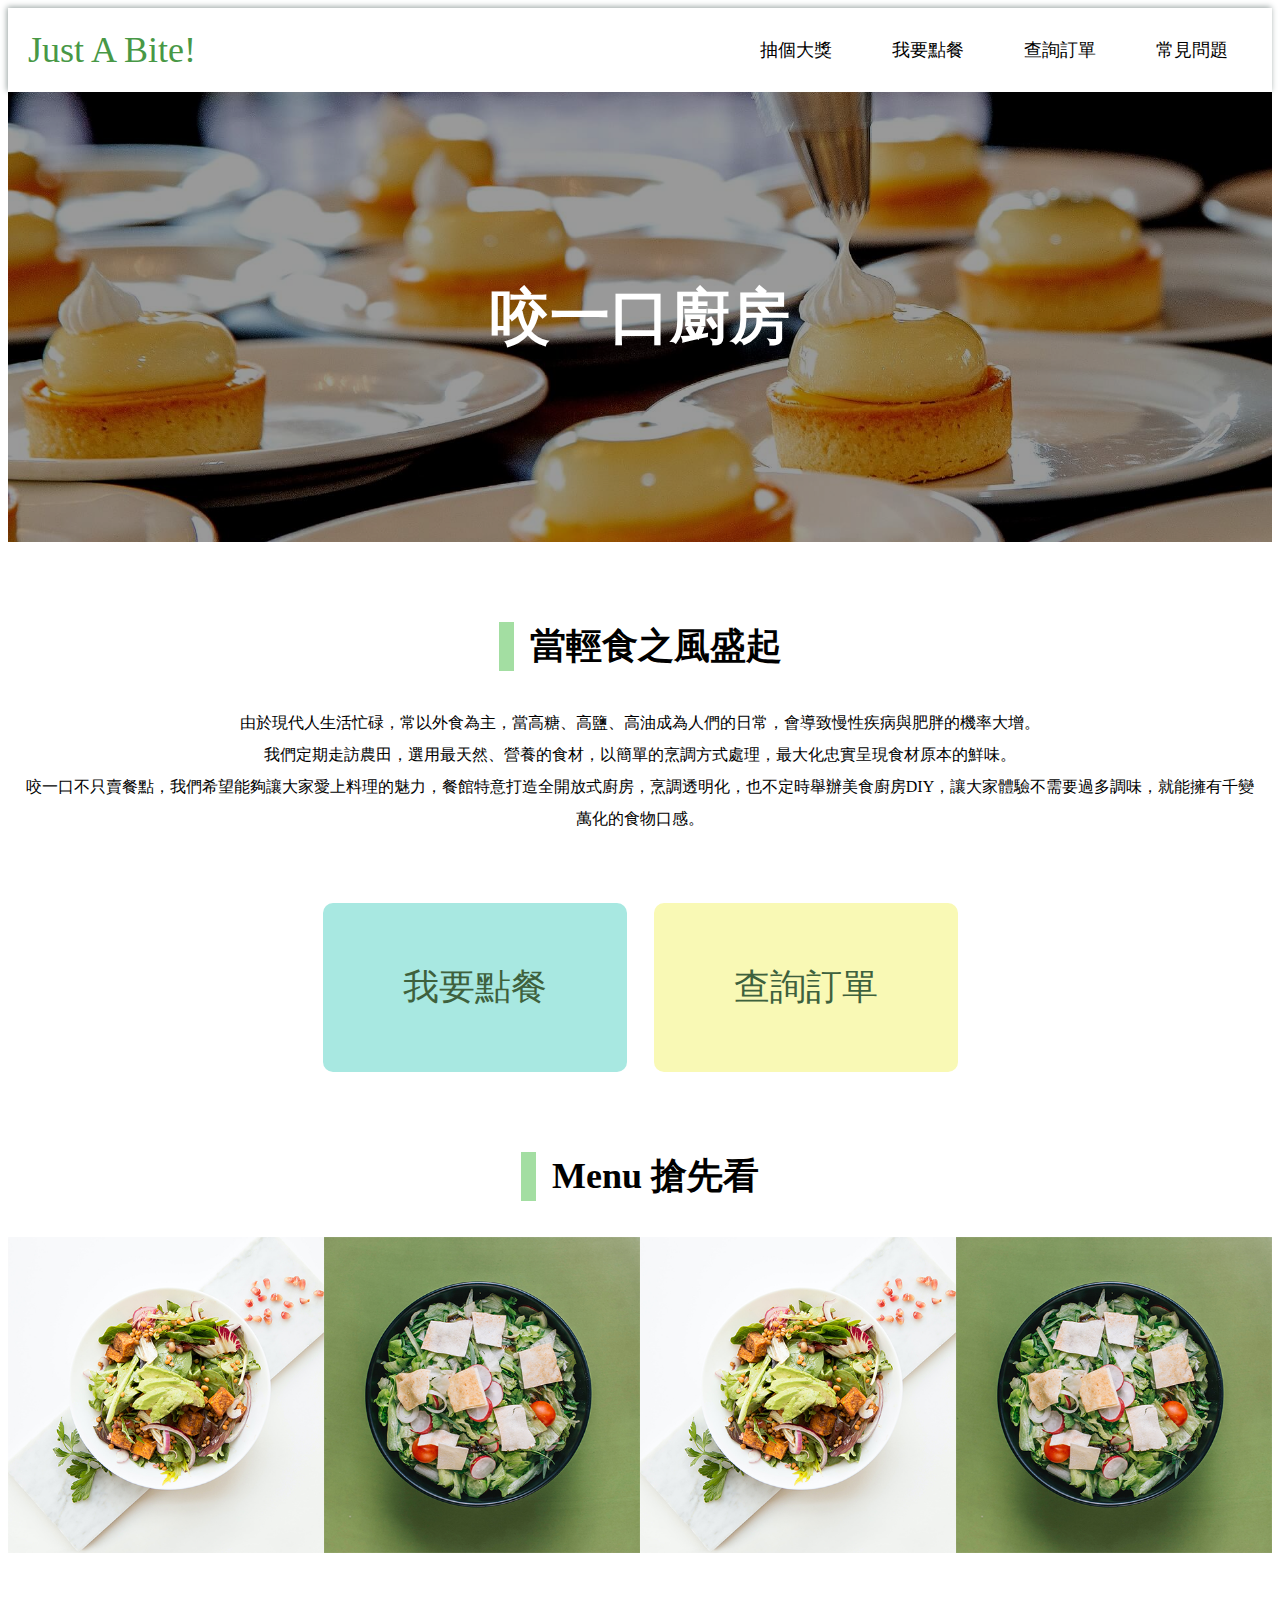
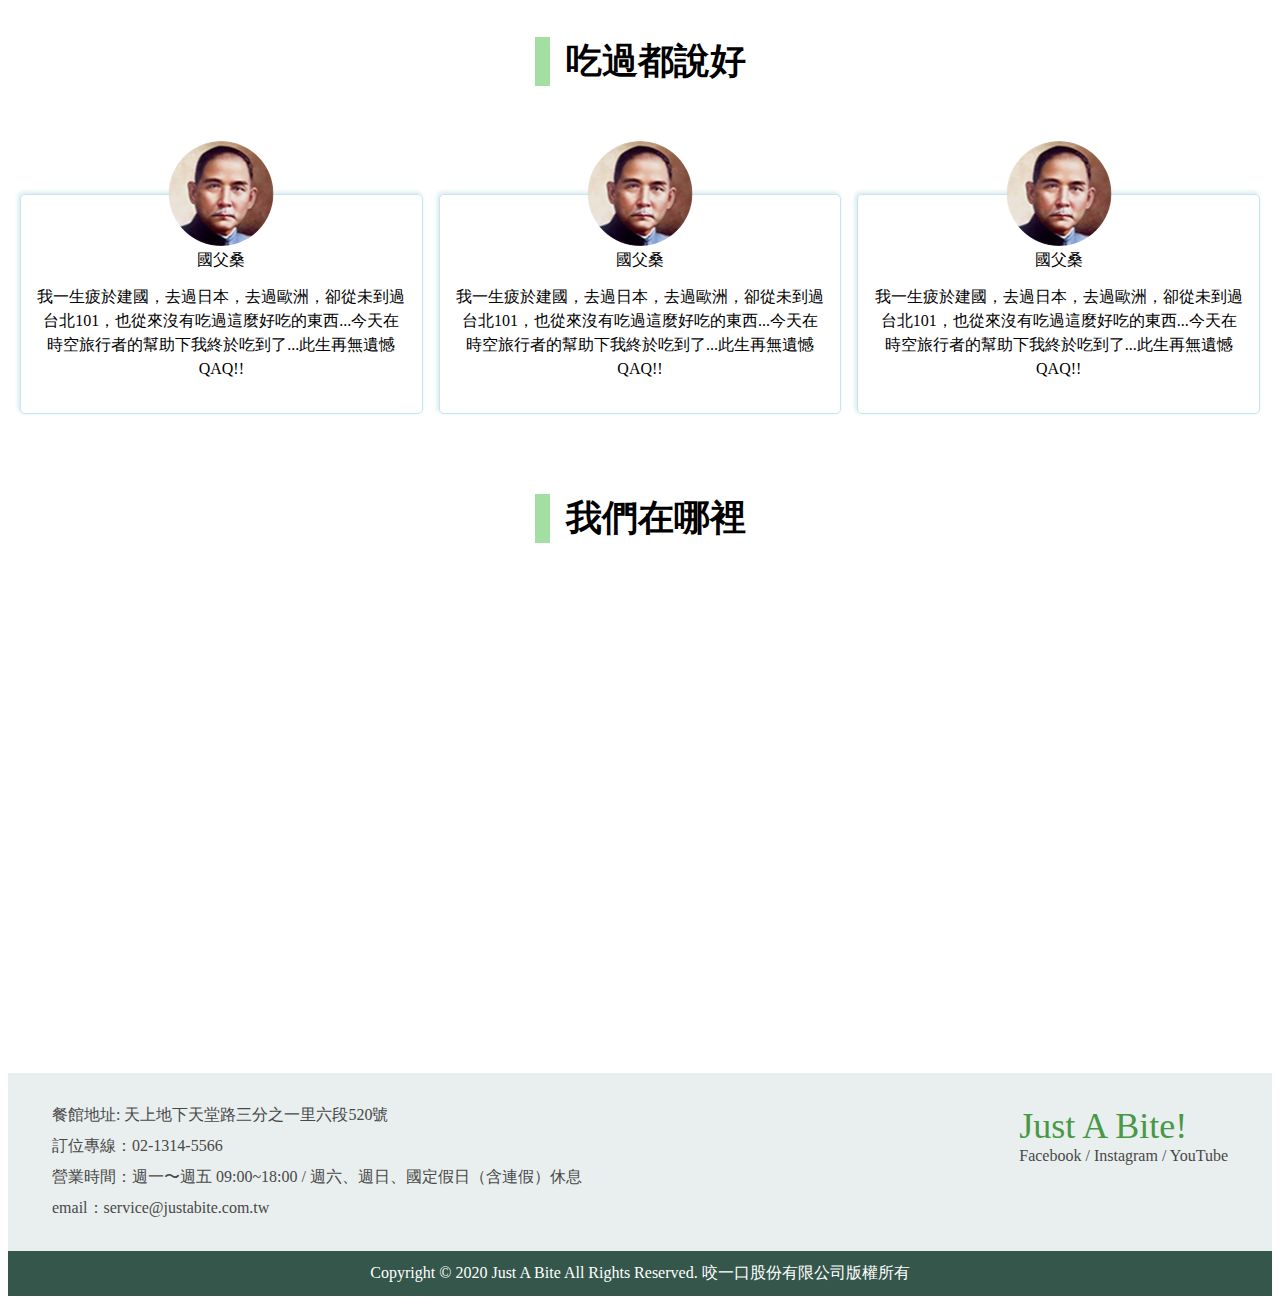
<file: examples/week10/restaurant-demo/index.html>
<!DOCTYPE html>

<html>
<head>
  <meta charset="utf-8">

  <title>餐廳官網</title>
  <meta name="viewport" content="width=device-width, initial-scale=1">
  <link rel="stylesheet" href="https://necolas.github.io/normalize.css/8.0.1/normalize.css" />
  <link rel="stylesheet" href="style.css" />

</head>

<body>
  <nav class="navbar">
    <div class="wrapper">
      <div class="navbar__site-name">
        <a href="index.html">Just A Bite!</a>
      </div>
      <ul class="navbar__list">
        <li><a href="lottery.html">抽個大獎</a></li>
        <li><a href="#">我要點餐</a></li>
        <li><a href="#">查詢訂單</a></li>
        <li><a href="faq.html">常見問題</a></li>
      </ul>
    </div>
  </nav>
  
  <section class="banner">
    <h1>咬一口廚房</h1>
  </section>
  <div class="wrapper">
    <section class="section">
      <h2 class="section__title">
        當輕食之風盛起
      </h2>
      <p class="section__desc">
        由於現代人生活忙碌，常以外食為主，當高糖、高鹽、高油成為人們的日常，會導致慢性疾病與肥胖的機率大增。
        <br>
        我們定期走訪農田，選用最天然、營養的食材，以簡單的烹調方式處理，最大化忠實呈現食材原本的鮮味。
        <br>
        咬一口不只賣餐點，我們希望能夠讓大家愛上料理的魅力，餐館特意打造全開放式廚房，烹調透明化，也不定時舉辦美食廚房DIY，讓大家體驗不需要過多調味，就能擁有千變萬化的食物口感。
      </p>
      <div class="buttons">
        <div class="button btn-order">
          我要點餐
        </div>
        <div class="button btn-query">
          查詢訂單
        </div>
      </div>
    </section>
  </div>

  <section class="section">
    <h2 class="section__title">
      Menu 搶先看
    </h2>
    <div class="section__images">
      <div><img src="images/f-001.png" /></div>
      <div><img src="images/f-002.png" /></div>
      <div><img src="images/f-001.png" /></div>
      <div><img src="images/f-002.png" /></div>
    </div>
  </section>
  <div class="wrapper">
    <section class="section">
      <h2 class="section__title">
        吃過都說好
      </h2>
      <div class="section__comments">
        <div class="comment">
          <div class="comment__author">
            <div class="comment__avatar">
              <img src="./images/avatar.png" />
            </div>
            <p>國父桑</p>
          </div>
          <div class="comment__content">
            我一生疲於建國，去過日本，去過歐洲，卻從未到過台北101，也從來沒有吃過這麼好吃的東西...今天在時空旅行者的幫助下我終於吃到了...此生再無遺憾 QAQ!!
          </div>
        </div>
        <div class="comment">
          <div class="comment__author">
            <div class="comment__avatar">
              <img src="./images/avatar.png" />
            </div>
            <p>國父桑</p>
          </div>
          <div class="comment__content">
            我一生疲於建國，去過日本，去過歐洲，卻從未到過台北101，也從來沒有吃過這麼好吃的東西...今天在時空旅行者的幫助下我終於吃到了...此生再無遺憾 QAQ!!
          </div>
        </div>
        <div class="comment">
          <div class="comment__author">
            <div class="comment__avatar">
              <img src="./images/avatar.png" />
            </div>
            <p>國父桑</p>
          </div>
          <div class="comment__content">
            我一生疲於建國，去過日本，去過歐洲，卻從未到過台北101，也從來沒有吃過這麼好吃的東西...今天在時空旅行者的幫助下我終於吃到了...此生再無遺憾 QAQ!!
          </div>
        </div>
      </div>
    </section>
    <section class="section">
      <h2 class="section__title">
        我們在哪裡
      </h2>
      <iframe src="https://www.google.com/maps/embed?pb=!1m18!1m12!1m3!1d3615.0027469641936!2d121.56234485066739!3d25.033980844367374!2m3!1f0!2f0!3f0!3m2!1i1024!2i768!4f13.1!3m3!1m2!1s0x3442abb6da9c9e1f%3A0x1206bcf082fd10a6!2zMTEw5Y-w5YyX5biC5L-h576p5Y2A5L-h576p6Lev5LqU5q61N-iZnw!5e0!3m2!1szh-TW!2stw!4v1591711072492!5m2!1szh-TW!2stw" width="100%" height="450" frameborder="0" style="border:0;" allowfullscreen="" aria-hidden="false" tabindex="0"></iframe>
    </section>
  </div>
  <footer>
    <div class="footer__top">
      <div class="wrapper">
        <div class="footer__info">
          <div>餐館地址: 天上地下天堂路三分之一里六段520號</div>
          <div>訂位專線：02-1314-5566</div>
          <div>營業時間：週一〜週五 09:00~18:00 / 週六、週日、國定假日（含連假）休息</div>
          <div>email：service@justabite.com.tw</div>
        </div>
        <div>
          <div class="footer__site">Just A Bite!</div>
          <div>Facebook / Instagram / YouTube</div>
        </div>
      </div>
    </div>
    <div class="footer__bottom">
      Copyright © 2020 Just A Bite All Rights Reserved. 咬一口股份有限公司版權所有
    </div>
  </footer>
</body>
</html>
</file>
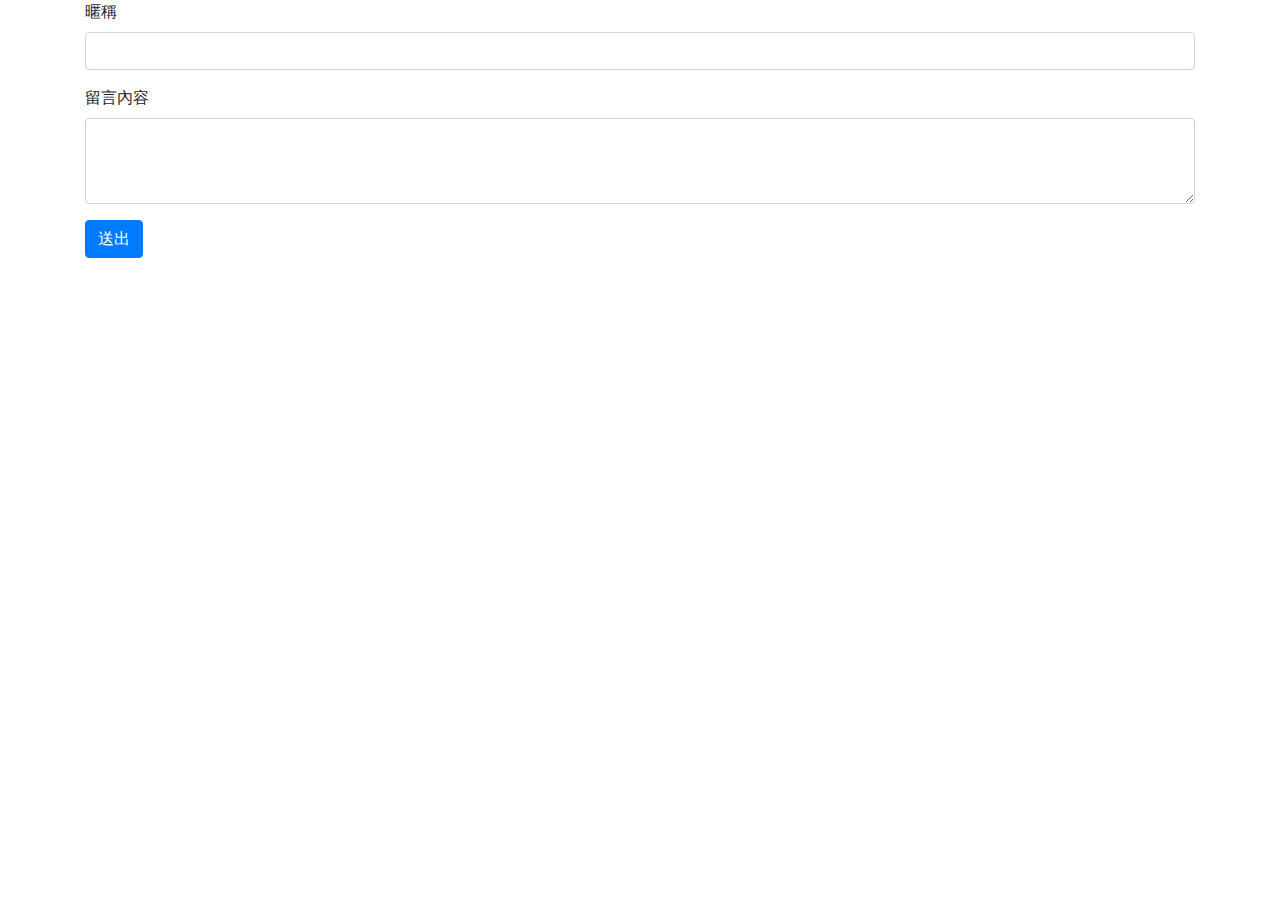
<file: examples/week12/hw1/index.html>
<!DOCTYPE html>

<html>
<head>
  <meta charset="utf-8">

  <title>Week12 留言板</title>
  <meta name="viewport" content="width=device-width, initial-scale=1">
  <script src="https://code.jquery.com/jquery-3.5.1.min.js"></script>
  <link rel="stylesheet" href="https://stackpath.bootstrapcdn.com/bootstrap/4.5.2/css/bootstrap.min.css" integrity="sha384-JcKb8q3iqJ61gNV9KGb8thSsNjpSL0n8PARn9HuZOnIxN0hoP+VmmDGMN5t9UJ0Z" crossorigin="anonymous">
  <style>
    .card {
      margin-top: 12px;
    }
  </style>
  <script>
    function escape(toOutput){
        return toOutput.replace(/\&/g, '&amp;')
            .replace(/\</g, '&lt;')
            .replace(/\>/g, '&gt;')
            .replace(/\"/g, '&quot;')
            .replace(/\'/g, '&#x27')
            .replace(/\//g, '&#x2F');
    }

    function appendCommentToDOM(container, comment, isPrepend) {
      const html = `
        <div class="card">
          <div class="card-body">
            <h5 class="card-title">${comment.id} ${escape(comment.nickname)}</h5>
            <p class="card-text">${escape(comment.content)}</p>
          </div>
        </div>
      `
      if (isPrepend) {
        container.prepend(html)
      } else {
        container.append(html)
      }
    }

    function getCommentsAPI(siteKey, before, cb) {
      let url = `http://localhost:8080/huli/be101/board-api/api_comments.php?site_key=${siteKey}`
      if (before) {
        url += '&before=' + before
      }
      $.ajax({
        url,
      }).done(function(data) {
        cb(data)
      });
    }

    const siteKey = 'huli'
    const loadMoreButtonHTML = '<button class="load-more btn btn-primary">載入更多</button>'
    let lastId = null
    let isEnd = false

    $(document).ready(() => {
      const commentDOM = $('.comments')
      getComments()

      $('.comments').on('click', '.load-more', () => {
        getComments()
      })

      $('.add-comment-form').submit(e => {
        e.preventDefault();
        const newCommentData = {
          site_key: 'huli',
          nickname: $('input[name=nickname]').val(),
          content: $('textarea[name=content]').val()
        }
        $.ajax({
          type: 'POST',
          url: 'http://localhost:8080/huli/be101/board-api/api_add_comments.php',
          data: newCommentData
        }).done(function(data) {
          if (!data.ok) {
            alert(data.message)
            return
          }
          $('input[name=nickname]').val('')
          $('textarea[name=content]').val('')
          appendCommentToDOM(commentDOM, newCommentData, true)
        });
      })
    })

    function getComments() {
      const commentDOM = $('.comments')
      $('.load-more').hide()
      if (isEnd) {
        return
      }
      getCommentsAPI(siteKey, lastId, data => {
        if (!data.ok) {
          alert(data.message)
          return
        }

        const comments = data.discussions;
        for (let comment of comments) {
          appendCommentToDOM(commentDOM, comment)
        }
        let length = comments.length
        if (length === 0) {
          isEnd = true
          $('.load-more').hide()
        } else {
          lastId = comments[length - 1].id
          $('.comments').append(loadMoreButtonHTML)
        }
        
      })
    }
  </script>
</head>

<body>
  <div class="container">
    <form class="add-comment-form">
      <div class="form-group">
        <label for="form-nickname">暱稱</label>
        <input name="nickname" type="text" class="form-control" id="form-nickname" >
      </div>
      <div class="form-group">
        <label for="content-textarea">留言內容</label>
        <textarea name='content' class="form-control" id="content-textarea" rows="3"></textarea>
      </div>
      <button type="submit" class="btn btn-primary">送出</button>
    </form>
    <div class="comments">
    </div>
  </div>

</body>
</html>
</file>
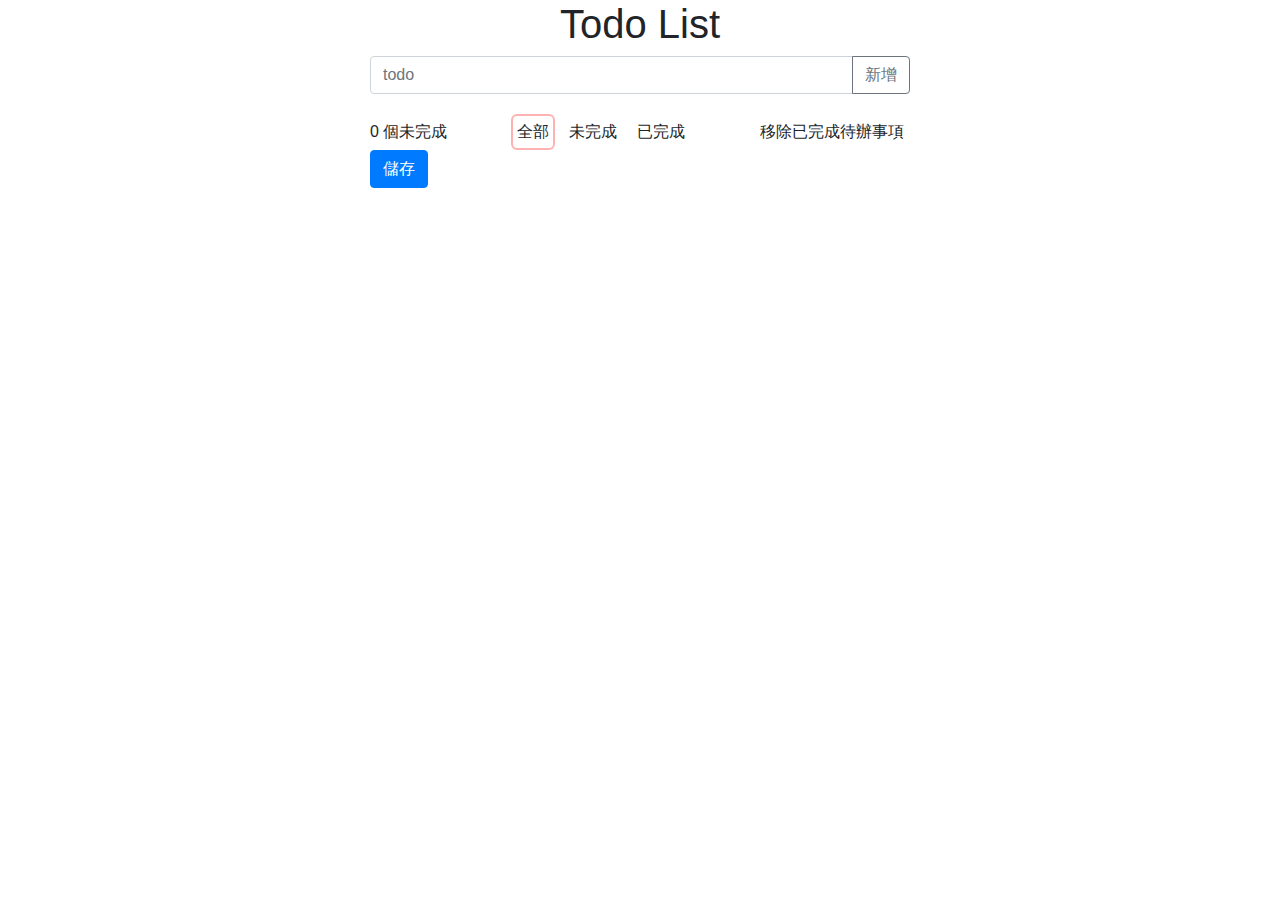
<file: examples/week12/hw2/index.html>
<!DOCTYPE html>

<html>
<head>
  <meta charset="utf-8">

  <title>Week12 Todo List</title>
  <meta name="viewport" content="width=device-width, initial-scale=1">
  <script src="https://code.jquery.com/jquery-3.5.1.js"></script>
  <link rel="stylesheet" href="https://stackpath.bootstrapcdn.com/bootstrap/4.5.2/css/bootstrap.min.css" integrity="sha384-JcKb8q3iqJ61gNV9KGb8thSsNjpSL0n8PARn9HuZOnIxN0hoP+VmmDGMN5t9UJ0Z" crossorigin="anonymous">
  <style>
    .btn-delete {
      opacity: 0;
    }
    .todo:hover .btn-delete {
      opacity: 1;
    }

    input[type=checkbox]:checked ~ label {
      text-decoration: line-through;
      color: rgba(0,0,0,0.3);
    }

    .todo__content-wrapper {
      flex: 1;
    }

    .todo__content {
      display: block;
    }

    .options div, .clear-all {
      cursor: pointer;
      border-radius: 6px;
      padding: 4px;
      border: 2px solid transparent;
    }

    .options div.active {
      border-color: rgba(255, 0, 0, 0.3);
    }

    .options div:hover {
      border-color: rgba(255, 0, 0, 0.5);
    }

    .todo {
      display: flex;
    }

  </style>
</head>

<body>
  <div class="container">
    <div class="row justify-content-center">
      <div class="col-lg-6">
        <h1 class="text-center">Todo List</h1>
        <div class="input-group mb-3">
          <input type="text" class="input-todo form-control" placeholder="todo">
          <div class="input-group-append">
            <button class="btn btn-add btn-outline-secondary" type="button">新增</button>
          </div>
        </div>
        <div class="todos list-group ">
          
        </div>
        <div class="info mt-1 d-flex justify-content-between align-items-center">
          <div><span class="uncomplete-count">0</span> 個未完成</div>
          <div class="options d-flex">
            <div class="active" data-filter="all">全部</div>
            <div class="ml-2" data-filter="uncomplete">未完成</div>
            <div class="ml-2" data-filter="done">已完成</div>
          </div>
          <div class="clear-all">
            移除已完成待辦事項
          </div>
        </div>
        <button type="button" class="btn btn-save btn-primary">儲存</button>

      </div>
    </div>
  </div>
  <script>
    let id = 1;
    let todos = []
    let todoCount = 0
    let uncompleteTodoCount = 0

    const template = `<div class="todo list-group-item list-group-item-action justify-content-between align-items-center {todoClass}">
            <div class="todo__content-wrapper custom-control custom-checkbox">
              <input type="checkbox" class="check-todo custom-control-input" id="todo-{id}">
              <label class="todo__content custom-control-label" for="todo-{id}">{content}</label>
            </div>
            <button type="button" class="btn-delete btn btn-danger">刪除</button>
          </div>`

    const searchParams = new URLSearchParams(window.location.search)
    const todoId = searchParams.get('id')

    if (todoId) {
      $.getJSON('http://localhost:8080/huli/be101/todo-api/get_todo.php?id=' + todoId, function(data) {
        todos = JSON.parse(data.data.todo)
        render()
      });
    }

    function render() {
      if (todos.length === 0) return
      $('.todos').empty()
      id = todos[todos.length - 1].id + 1
      todoCount = todos.length
      uncompleteTodoCount = todos.filter(todo => !todo.isDone).length
      for(let i=0; i<todos.length; i++) {
        const todo = todos[i]
        $('.todos').append(
          template
            .replace('{content}', escapeHtml(todo.content))
            .replace(/{id}/g, todo.id)
            .replace('{todoClass}', todo.isDone ? 'checked' : '')
        )
        if (todo.isDone) {
          $('#todo-' + todo.id).prop('checked', true)
        }
      }
      updateCounter()
    }

    $('.btn-add').click(() => {
      addTodo()
    })

    $('.input-todo').keydown(e => {
      if (e.key === 'Enter') {
        addTodo()
      }
    })

    $('.todos').on('click', '.btn-delete', (e) => {
      const deleteId = $(e.target).parent().find('.check-todo').attr('id').replace('todo-', '');
      todos = todos.filter(todo => {
        if (todo.id === Number(deleteId)) return false
        return true
      })
      render()
    })

    $('.todos').on('change', '.check-todo', (e) => {
      const target = $(e.target)
      const isChecked= target.is(":checked")
      const updateId = target.attr('id').replace('todo-', ''); 
      for(let i=0; i<todos.length; i++) {
        if (todos[i].id === Number(updateId)) {
          todos[i].isDone = isChecked
        }
      }
      render()
    })

    $('.clear-all').click(() => {
      todos = todos.filter(todo => !todo.isDone)
      render(todos)
    })

    $('.options').on('click', 'div', e => {
      const target = $(e.target)
      const filter = target.attr('data-filter')
      $('.options div.active').removeClass('active')
      target.addClass('active')
      if (filter === 'all') {
        $('.todo').show()
      } else if (filter === 'uncomplete') {
        $('.todo').show()
        $('.todo.checked').hide()
      } else { // done
        $('.todo').hide()
        $('.todo.checked').show()
      }
    })

    $('.btn-save').click(() => {
      const data = JSON.stringify(todos)
      $.ajax({
        type: 'POST',
        url: 'http://localhost:8080/huli/be101/todo-api/add_todo.php',
        data: {
          todo: data
        },
        success: function(res) {
          const respId = res.id
          window.location = 'index.html?id=' + respId
        },
        error: function() {
          alert('Erro QQ')
        }
      })
    })

    function updateCounter() {
      $('.uncomplete-count').text(uncompleteTodoCount)
    }


    function addTodo() {
      const value = $('.input-todo').val()
      if (!value) return
      todos.push({
        id: id,
        content: value,
        isDone: false
      })
      render()
      $('.input-todo').val('')
    }

    function escapeHtml(unsafe) {
      return unsafe
           .replace(/&/g, "&amp;")
           .replace(/</g, "&lt;")
           .replace(/>/g, "&gt;")
           .replace(/"/g, "&quot;")
           .replace(/'/g, "&#039;");
    }

  </script>
</body>
</html>
</file>
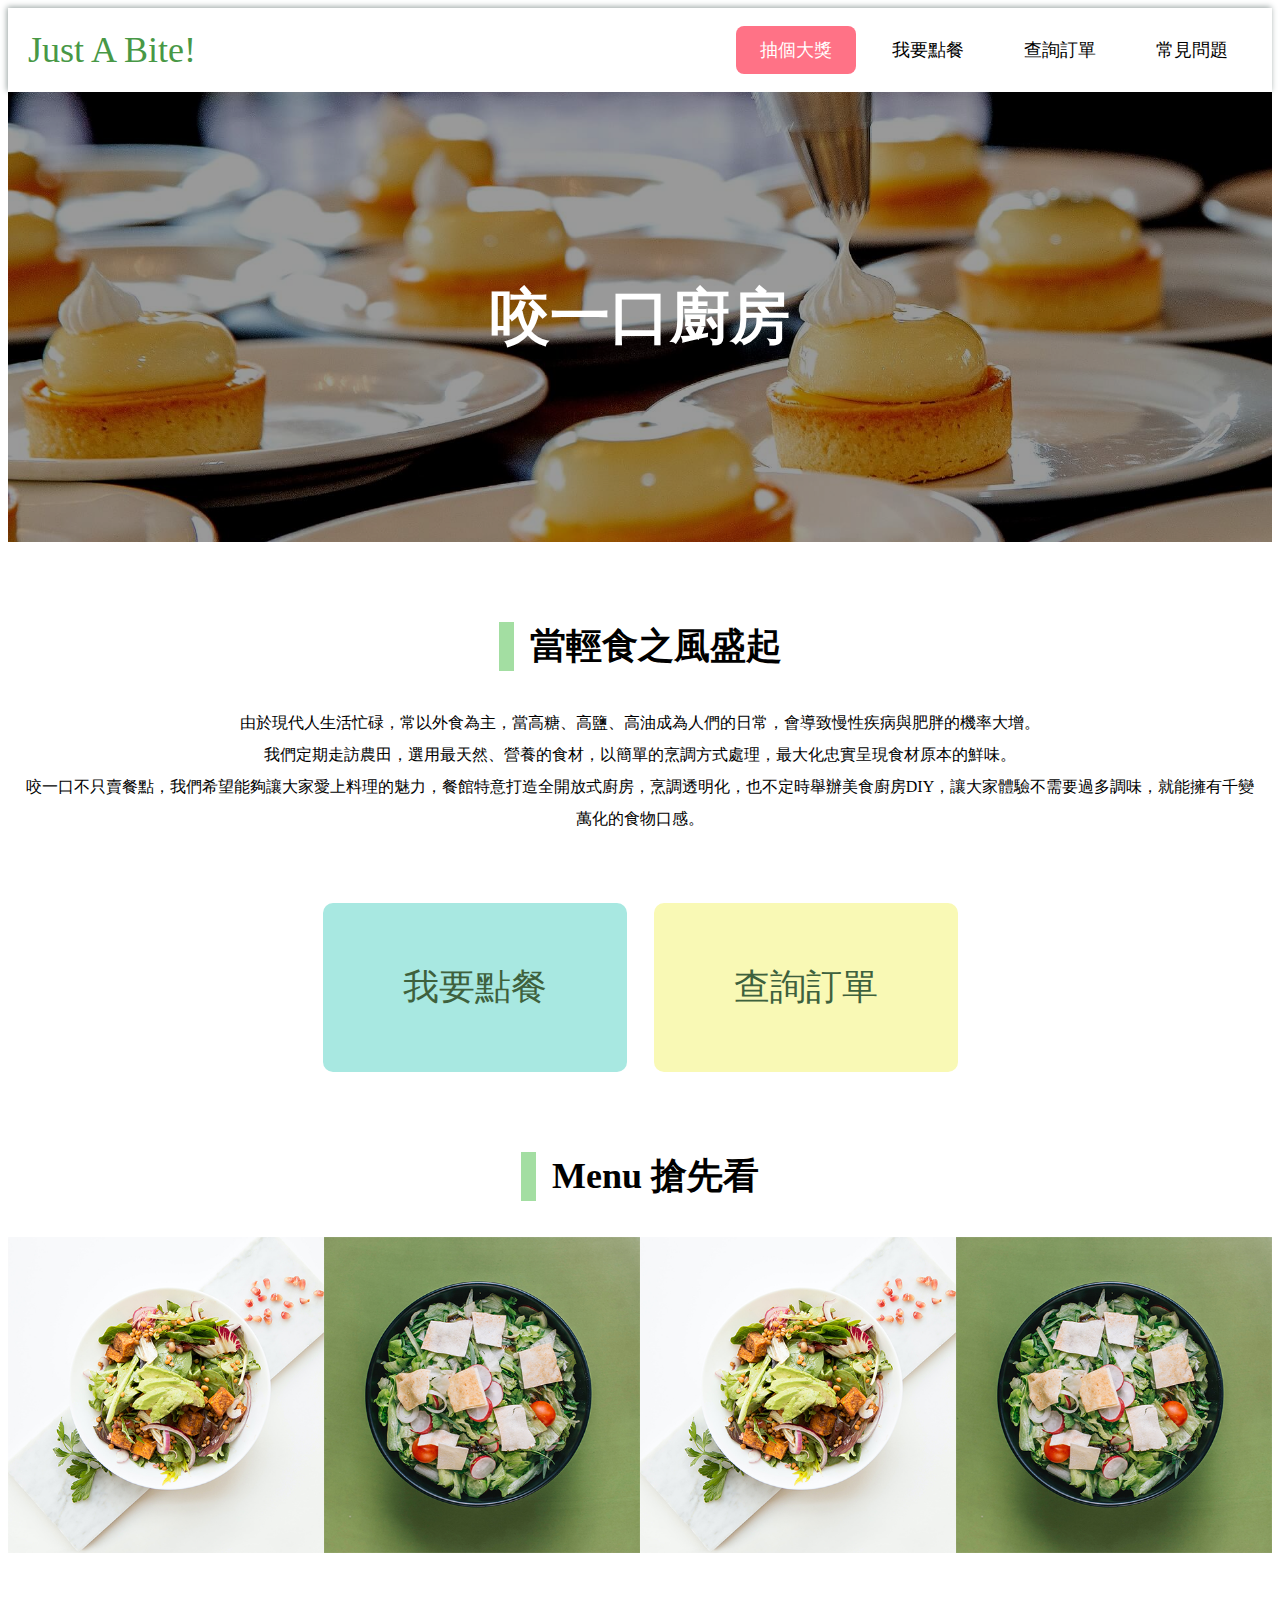
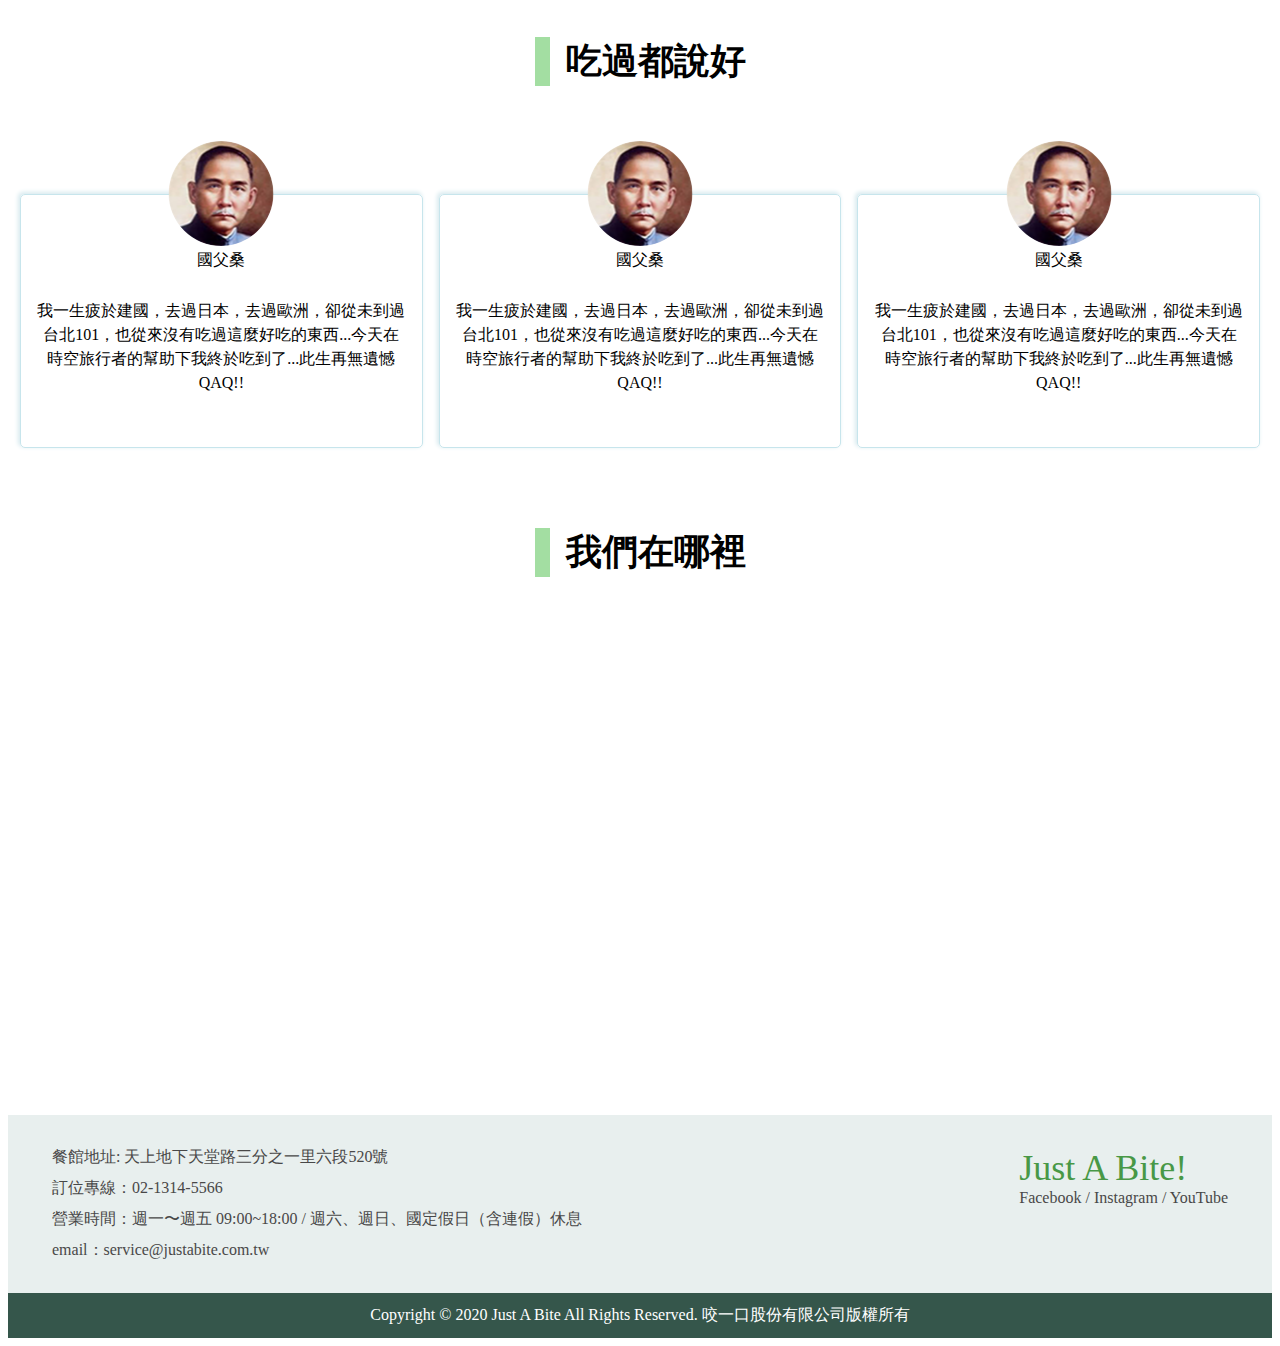
<file: examples/week6/hw1/index.html>
<!DOCTYPE html>

<html>
<head>
  <meta charset="utf-8">

  <title>餐廳官網</title>
  <meta name="viewport" content="width=device-width, initial-scale=1">
  <link rel="stylesheet" href="https://necolas.github.io/normalize.css/8.0.1/normalize.css" />

  <style>

    .navbar {
      box-shadow: -1.4px -1.4px 6px 0 #97a2a0;

    }
    .navbar .wrapper {
      display: flex;
      justify-content: space-between;
      align-items: center;
      height: 84px;
      background: white;
      padding: 0px 20px;
    }

    .navbar__site-name {
      color: #489846;
      font-size: 36px;
    }

    .navbar__list {
      list-style: none;
      margin: 0;
      padding: 0;
      display: flex;
      font-size: 18px;
    }

    .navbar__list li {
      margin-left: 12px;
      border-radius: 8px;
      transition: background 0.1s;
    }

    .navbar__list li.active, .navbar__list li:hover {
      background: #ff7286;
    }

    .navbar__list li.active a,
    .navbar__list li:hover a {
      color: white;
    }

    .navbar__list li a {
      display: block;
      text-decoration: none;
      color: black;
      padding: 12px 24px;
    }

    .wrapper {
      max-width: 1280px;
      margin: 0 auto;
      padding: 0px 12px;
    }

    .banner {
      position: relative;
      height: 450px;
      background: url(bg.jpg) center/cover no-repeat;
    }

    .banner:after {
      content: "";
      position: absolute;
      background: rgba(0, 0, 0, 0.4);
      top: 0;
      left: 0;
      right: 0;
      bottom: 0;
    }

    .banner h1 {
      display: inline-block;
      position: relative;
      margin: 0;
      color: white;
      z-index: 2;
      top: 50%;
      left: 50%;
      transform: translate(-50%, -50%);
      font-size: 60px;
      font-weight: bold;
    }

    h2 {
      margin: 0;
    }

    .section {
      text-align: center;
      margin-top: 80px;
    }

    .section__title {
      display: inline-block;
      font-size: 36px;
      border-left: solid 15px #a3dea2;
      padding-left: 16px;
      margin-bottom: 36px;
    }

    .section__desc {
      font-size: 16px;
      line-height: 2em;
      margin: 0px 0px 68px 0px;
    }

    .button {
      padding: 60px 80px;
      font-size: 36px;
      color: #3e613d;
      display: inline-block;
      border-radius: 10px;
      cursor: pointer;
      transition: transform 0.1s;
    }

    .button:hover {
      transform: scale(1.1);
    }

    .btn-order {
      background: #a8e8e1;
    }

    .btn-query {
      margin-left: 23px;
      background: #f9f9b5;
    }

    .section__images {
      display: flex;
    }

    .section__images div {
      width: 25%;
    }

    .section__images img {
      width: 100%;
    }

    footer {
      margin-top: 48px;
    }

    .footer__bottom {
      background: #35564b;
      padding: 12px;
      text-align: center;
      color: white;
      font-size: 16px;
    }

    .footer__top {
      background: #e8efee;
      padding: 32px;
      color: #484848;
    }

    .footer__top .wrapper {
      display: flex;
      justify-content: space-between;
    }

    .footer__info {
      margin-right: 16px;
    }

    .footer__info div + div {
      margin-top: 10px;
    }

    .footer__site {
      font-size: 36px;
      color: #489846;
    }

    .section__comments {
      display: flex;
      margin-top: 72px;
    }

    .comment {
      border-radius: 5px;
      box-shadow: -1.4px -1.4px 4px 0 #d8eaef;
      border: solid 1px #c7e5ec;
      height: 220px;
      padding: 16px;
      position: relative;
    }

    .comment + .comment {
      margin-left: 16px;
    }

    .comment__avatar {
      width: 105px;
      height: 105px;
      border-radius: 50%;
      overflow: hidden;
    }

    .comment__avatar img {
      width: 100%;
      height: 100%;
    }

    .comment__author {
      display: inline-block;
      position: absolute;
      top: 18px;
      left: 50%;
      transform: translate(-50%, -50%);
    }

    .comment__author p {
      margin-top: 5px;
      line-height: 18px;
    }

    .comment__content {
      position: relative;
      top: 40%;
      line-height: 1.5em;
    }

    @media(max-width: 768px) {
      .navbar .wrapper {
        height: 120px;
        flex-direction: column;
        justify-content: space-between;
        padding: 0px;
      }

      .navbar__site-name {
        margin-top: 10px;
      }

      .navbar__list {
        display: flex;
        width: 100%;
      }

      .navbar__list li {
        flex: 1;
        margin-left: 0;
        border-radius: 0;
        text-align: center;
      }

      .btn-query {
        margin-left: 0;
        margin-top: 16px;
      }

      .section__images {
        flex-direction: column;

      }

      .section__images div {
        width: 100%;
      }

      .footer__top .wrapper {
        flex-direction: column-reverse;
      }

      .footer__info {
        margin-right: 0;
        margin-top: 16px;
      }

      .section__comments {
        flex-direction: column;
      }

      .comment + .comment {
        margin-left: 0;
        margin-top: 82px;
      }
    }

   
  </style>
</head>

<body>
  <nav class="navbar">
    <div class="wrapper">
      <div class="navbar__site-name">
        Just A Bite!
      </div>
      <ul class="navbar__list">
        <li class="active"><a href="#">抽個大獎</a></li>
        <li><a href="#">我要點餐</a></li>
        <li><a href="#">查詢訂單</a></li>
        <li><a href="#">常見問題</a></li>
      </ul>
    </div>
  </nav>
  
  <section class="banner">
    <h1>咬一口廚房</h1>
  </section>
  <div class="wrapper">
    <section class="section">
      <h2 class="section__title">
        當輕食之風盛起
      </h2>
      <p class="section__desc">
        由於現代人生活忙碌，常以外食為主，當高糖、高鹽、高油成為人們的日常，會導致慢性疾病與肥胖的機率大增。
        <br>
        我們定期走訪農田，選用最天然、營養的食材，以簡單的烹調方式處理，最大化忠實呈現食材原本的鮮味。
        <br>
        咬一口不只賣餐點，我們希望能夠讓大家愛上料理的魅力，餐館特意打造全開放式廚房，烹調透明化，也不定時舉辦美食廚房DIY，讓大家體驗不需要過多調味，就能擁有千變萬化的食物口感。
      </p>
      <div class="buttons">
        <div class="button btn-order">
          我要點餐
        </div>
        <div class="button btn-query">
          查詢訂單
        </div>
      </div>
    </section>
  </div>

  <section class="section">
    <h2 class="section__title">
      Menu 搶先看
    </h2>
    <div class="section__images">
      <div><img src="f-001.png" /></div>
      <div><img src="f-002.png" /></div>
      <div><img src="f-001.png" /></div>
      <div><img src="f-002.png" /></div>
    </div>
  </section>
  <div class="wrapper">
    <section class="section">
      <h2 class="section__title">
        吃過都說好
      </h2>
      <div class="section__comments">
        <div class="comment">
          <div class="comment__author">
            <div class="comment__avatar">
              <img src="./avatar.png" />
            </div>
            <p>國父桑</p>
          </div>
          <div class="comment__content">
            我一生疲於建國，去過日本，去過歐洲，卻從未到過台北101，也從來沒有吃過這麼好吃的東西...今天在時空旅行者的幫助下我終於吃到了...此生再無遺憾 QAQ!!
          </div>
        </div>
        <div class="comment">
          <div class="comment__author">
            <div class="comment__avatar">
              <img src="./avatar.png" />
            </div>
            <p>國父桑</p>
          </div>
          <div class="comment__content">
            我一生疲於建國，去過日本，去過歐洲，卻從未到過台北101，也從來沒有吃過這麼好吃的東西...今天在時空旅行者的幫助下我終於吃到了...此生再無遺憾 QAQ!!
          </div>
        </div>
        <div class="comment">
          <div class="comment__author">
            <div class="comment__avatar">
              <img src="./avatar.png" />
            </div>
            <p>國父桑</p>
          </div>
          <div class="comment__content">
            我一生疲於建國，去過日本，去過歐洲，卻從未到過台北101，也從來沒有吃過這麼好吃的東西...今天在時空旅行者的幫助下我終於吃到了...此生再無遺憾 QAQ!!
          </div>
        </div>
      </div>
    </section>
    <section class="section">
      <h2 class="section__title">
        我們在哪裡
      </h2>
      <iframe src="https://www.google.com/maps/embed?pb=!1m18!1m12!1m3!1d3615.0027469641936!2d121.56234485066739!3d25.033980844367374!2m3!1f0!2f0!3f0!3m2!1i1024!2i768!4f13.1!3m3!1m2!1s0x3442abb6da9c9e1f%3A0x1206bcf082fd10a6!2zMTEw5Y-w5YyX5biC5L-h576p5Y2A5L-h576p6Lev5LqU5q61N-iZnw!5e0!3m2!1szh-TW!2stw!4v1591711072492!5m2!1szh-TW!2stw" width="100%" height="450" frameborder="0" style="border:0;" allowfullscreen="" aria-hidden="false" tabindex="0"></iframe>
    </section>
  </div>
  <footer>
    <div class="footer__top">
      <div class="wrapper">
        <div class="footer__info">
          <div>餐館地址: 天上地下天堂路三分之一里六段520號</div>
          <div>訂位專線：02-1314-5566</div>
          <div>營業時間：週一〜週五 09:00~18:00 / 週六、週日、國定假日（含連假）休息</div>
          <div>email：service@justabite.com.tw</div>
        </div>
        <div>
          <div class="footer__site">Just A Bite!</div>
          <div>Facebook / Instagram / YouTube</div>
        </div>
      </div>
    </div>
    <div class="footer__bottom">
      Copyright © 2020 Just A Bite All Rights Reserved. 咬一口股份有限公司版權所有
    </div>
  </footer>
</body>
</html>
</file>
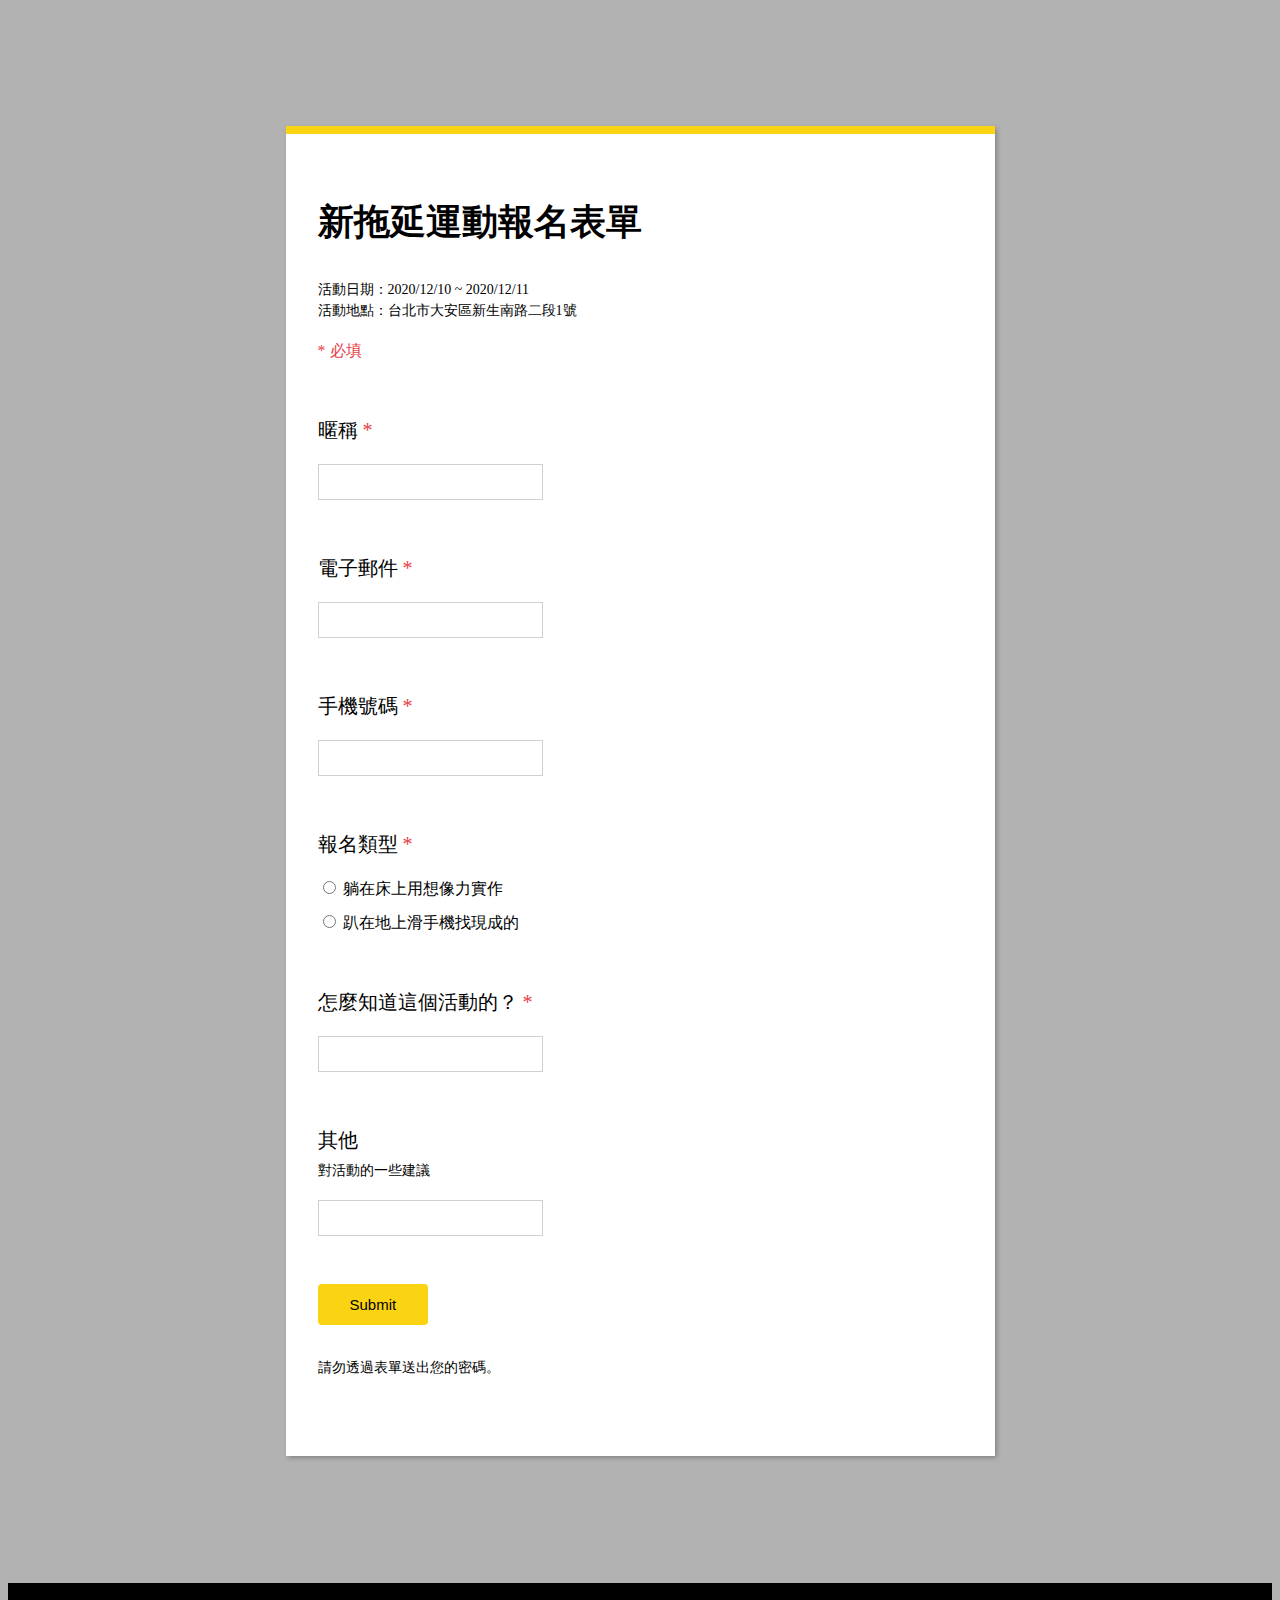
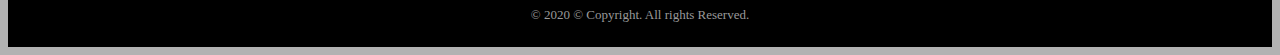
<file: examples/week6/hw2/index.html>
<!DOCTYPE html>

<html>
<head>
  <meta charset="utf-8">

  <title>表單</title>
  <meta name="viewport" content="width=device-width, initial-scale=1">
  <link rel="stylesheet" href="https://necolas.github.io/normalize.css/8.0.1/normalize.css" />

  <style>
      body {
        background: rgba(0, 0, 0, 0.3);
      }

      .wrapper {
        max-width: 645px;
        background: white;
        margin: 10% auto;
        box-shadow: 1.8px 2.4px 5px 0 rgba(0, 0, 0, 0.3);
        border-top: solid 8px #fad312;
        padding: 64px 32px;
      }

      .apply-form__title {
        margin: 0;
        font-size: 36px;
        font-weight: bold;
      }

      .apply-form__desc {
        margin-top: 32px;
        font-size: 14px;
        line-height: 1.5em;
      }

      .apply-form__notice {
        color: #e74149;
        font-size: 16px;
        margin-top: 20px;
      }

      .input-block {
        margin-top: 55px;
      }

      .input-block__title {
        font-size: 20px;
      }

      .input-block__desc {
        font-size: 14px;
        margin-top: 8px;
      }

      .input-block__input {
        margin-top: 20px;
      }

      .input-block__input input[type=text] {
        border: solid 1px #d0d0d0;
        font-size: 16px;
        padding: 8px;
      }

      .input-block__input label {
        display: block;
        margin-top: 12px;
      }

      .required:after {
        content: '*';
        color: #e74149;
      }

      .apply-form__submit {
        background: #fad312;
        color: black;
        font-size: 15px;
        padding: 12px 32px;
        margin-top: 48px;
        border: none;
        border-radius: 4px;
      }

      footer {
        background: black;
        color: #999999;
        font-size: 13px;
        text-align: center;
        padding: 24px 12px;
      }

  </style>
</head>

<body>
  <div class="wrapper">
    <form class="apply-form">
      <h1 class="apply-form__title">新拖延運動報名表單</h1>
      <p class="apply-form__desc">
        活動日期：2020/12/10 ~ 2020/12/11<br>
        活動地點：台北市大安區新生南路二段1號
      </p>
      <p class="apply-form__notice">
        * 必填
      </p>
      <div class="input-block">
        <div class="input-block__title required">
          暱稱
        </div>
        <div class="input-block__input">
          <input name="nickname" type="text" />
        </div>
      </div>
      <div class="input-block">
        <div class="input-block__title required">
          電子郵件
        </div>
        <div class="input-block__input">
          <input name="email" type="text" />
        </div>
      </div>
      <div class="input-block">
        <div class="input-block__title required">
          手機號碼
        </div>
        <div class="input-block__input">
          <input name="phone" type="text" />
        </div>
      </div>
      <div class="input-block">
        <div class="input-block__title required">
          報名類型
        </div>
        <div class="input-block__input">
          <label>
            <input name="type" value="1" type="radio" /> 躺在床上用想像力實作
          </label>

          <label>
            <input name="type" value="2" type="radio" />
             趴在地上滑手機找現成的
          </label>
        </div>
      </div>
      <div class="input-block">
        <div class="input-block__title required">
          怎麼知道這個活動的？
        </div>
        <div class="input-block__input">
          <input name="referal" type="text" />
        </div>
      </div>
      <div class="input-block">
        <div class="input-block__title">
          其他
        </div>
        <div class="input-block__desc">
          對活動的一些建議
        </div>
        <div class="input-block__input">
          <input name="nickname" type="text" />
        </div>
      </div>
      <input class="apply-form__submit" type="submit" />
      <p class="apply-form__desc">
        請勿透過表單送出您的密碼。
      </p>
    </form>
  </div>
  <footer>© 2020 © Copyright. All rights Reserved.</footer>
  
</body>
</html>
</file>
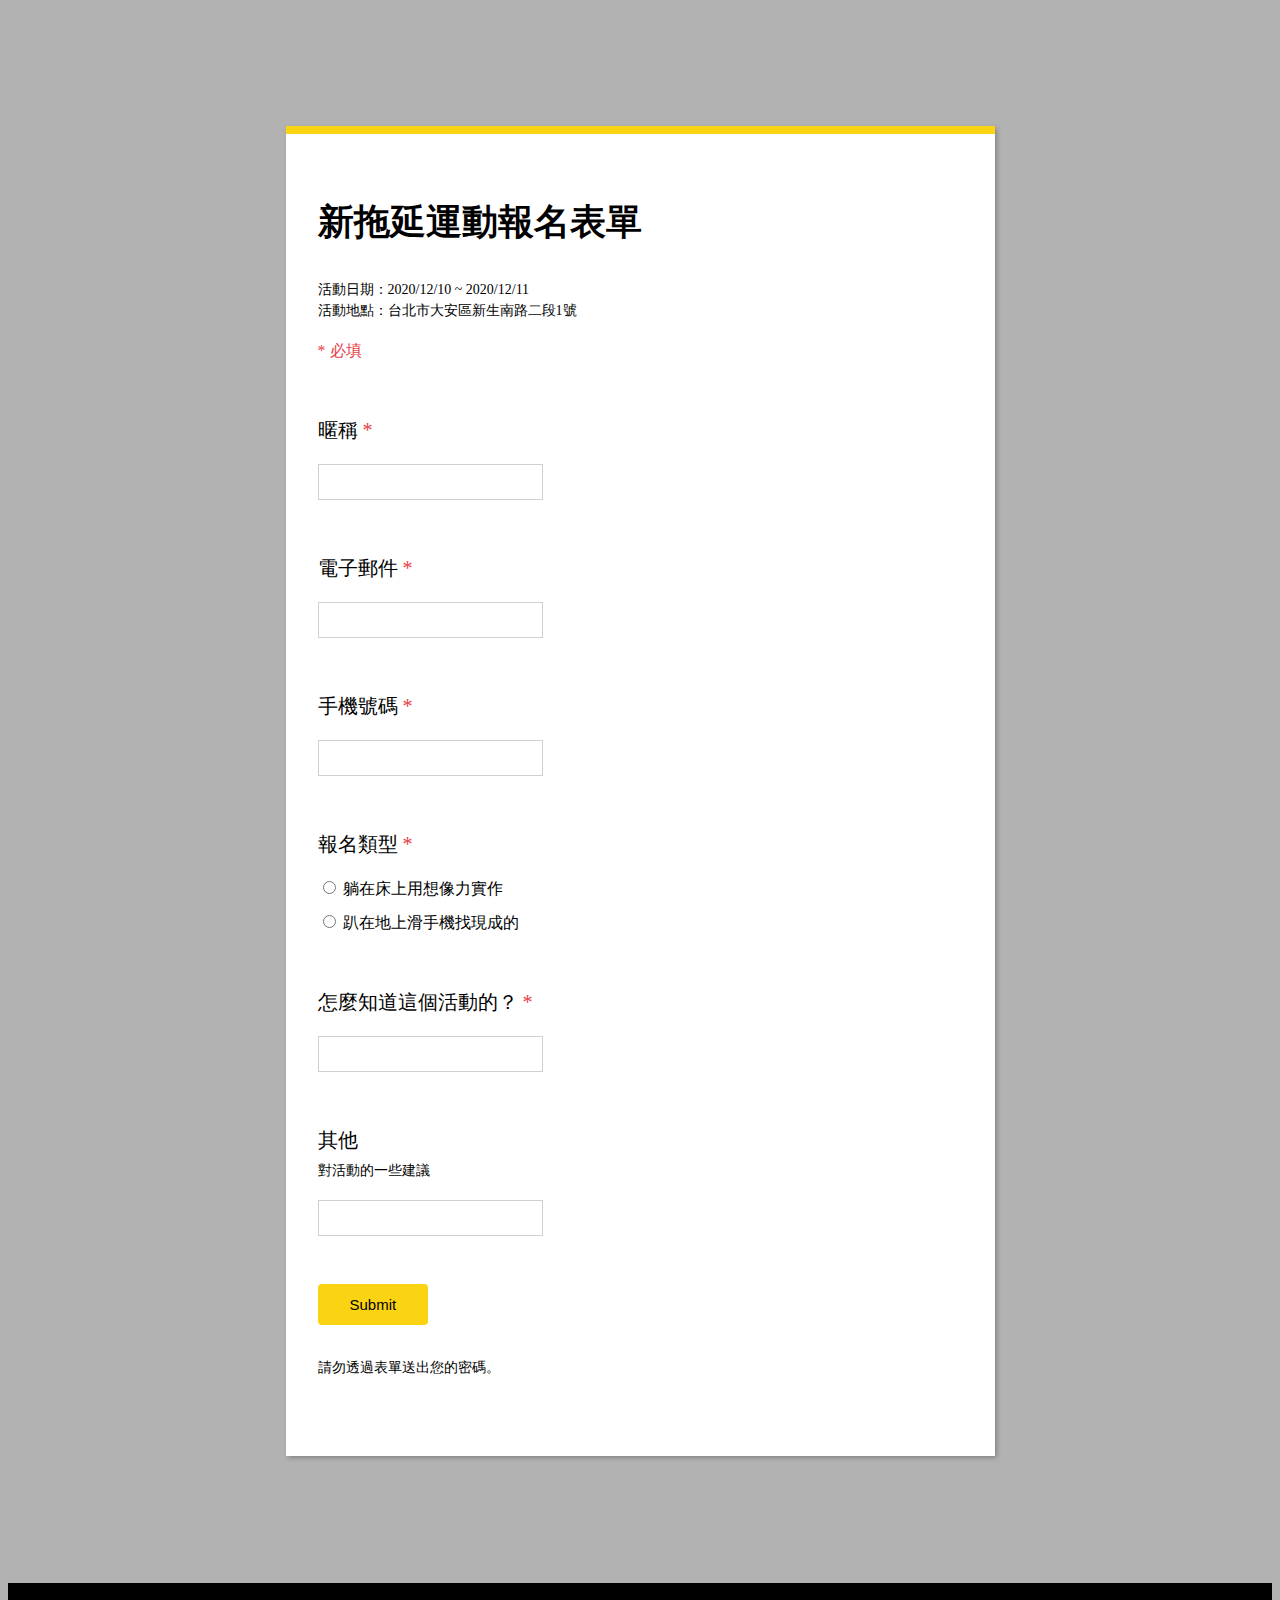
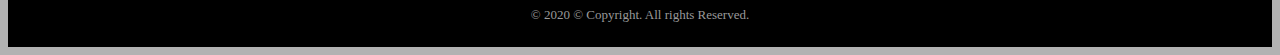
<file: examples/week7/hw1/index.html>
<!DOCTYPE html>

<html>
<head>
  <meta charset="utf-8">

  <title>表單</title>
  <meta name="viewport" content="width=device-width, initial-scale=1">
  <link rel="stylesheet" href="https://necolas.github.io/normalize.css/8.0.1/normalize.css" />

  <style>
      body {
        background: rgba(0, 0, 0, 0.3);
      }

      .wrapper {
        max-width: 645px;
        background: white;
        margin: 10% auto;
        box-shadow: 1.8px 2.4px 5px 0 rgba(0, 0, 0, 0.3);
        border-top: solid 8px #fad312;
        padding: 64px 32px;
      }

      .apply-form__title {
        margin: 0;
        font-size: 36px;
        font-weight: bold;
      }

      .apply-form__desc {
        margin-top: 32px;
        font-size: 14px;
        line-height: 1.5em;
      }

      .apply-form__notice {
        color: #e74149;
        font-size: 16px;
        margin-top: 20px;
      }

      .input-block {
        margin-top: 55px;
      }

      .input-block__title {
        font-size: 20px;
      }

      .input-block__desc {
        font-size: 14px;
        margin-top: 8px;
      }

      .input-block__input {
        margin-top: 20px;
      }

      .input-block__input input[type=text] {
        border: solid 1px #d0d0d0;
        font-size: 16px;
        padding: 8px;
      }

      .input-block__input label {
        display: block;
        margin-top: 12px;
      }

      .input-block__error {
        margin-top: 4px;
        color: #e74149;
        position: absolute;
      }

      .required .input-block__title:after {
        content: '*';
        color: #e74149;
      }

      .apply-form__submit {
        background: #fad312;
        color: black;
        font-size: 15px;
        padding: 12px 32px;
        margin-top: 48px;
        border: none;
        border-radius: 4px;
      }

      footer {
        background: black;
        color: #999999;
        font-size: 13px;
        text-align: center;
        padding: 24px 12px;
      }

      .hide-error .input-block__error {
        visibility: hidden;
      }

  </style>
</head>

<body>
  <div class="wrapper">
    <form class="apply-form">
      <h1 class="apply-form__title">新拖延運動報名表單</h1>
      <p class="apply-form__desc">
        活動日期：2020/12/10 ~ 2020/12/11<br>
        活動地點：台北市大安區新生南路二段1號
      </p>
      <p class="apply-form__notice">
        * 必填
      </p>
      <div class="input-block required hide-error">
        <div class="input-block__title ">
          暱稱
        </div>
        <div class="input-block__input">
          <input name="nickname" type="text" />
        </div>
        <div class="input-block__error">請輸入暱稱</div>
      </div>
      <div class="input-block required hide-error">
        <div class="input-block__title">
          電子郵件
        </div>
        <div class="input-block__input">
          <input name="email" type="text" />
        </div>
        <div class="input-block__error">請輸入電子郵件</div>
      </div>
      <div class="input-block required hide-error">
        <div class="input-block__title">
          手機號碼
        </div>
        <div class="input-block__input">
          <input name="phone" type="text" />
        </div>
        <div class="input-block__error">請輸入手機號碼</div>
      </div>
      <div class="input-block required hide-error">
        <div class="input-block__title">
          報名類型
        </div>
        <div class="input-block__input">
          <label>
            <input name="type" value="1" type="radio" /> 躺在床上用想像力實作
          </label>

          <label>
            <input name="type" value="2" type="radio" />
             趴在地上滑手機找現成的
          </label>
        </div>
        <div class="input-block__error">請輸入報名類型</div>
      </div>
      <div class="input-block required hide-error">
        <div class="input-block__title">
          怎麼知道這個活動的？
        </div>
        <div class="input-block__input">
          <input name="referal" type="text" />
        </div>
        <div class="input-block__error">請輸入資料</div>
      </div>
      
      <div class="input-block">
        <div class="input-block__title">
          其他
        </div>
        <div class="input-block__desc">
          對活動的一些建議
        </div>
        <div class="input-block__input">
          <input name="nickname" type="text" />
        </div>
      </div>
      <input class="apply-form__submit" type="submit" />
      <p class="apply-form__desc">
        請勿透過表單送出您的密碼。
      </p>
    </form>
  </div>
  <footer>© 2020 © Copyright. All rights Reserved.</footer>
  <script>
      document
        .querySelector('form')
        .addEventListener('submit', function(e) {
          e.preventDefault()
          let hasError = false
          let values = {}

          const elements = document.querySelectorAll('.required')
          for(element of elements) {
            const radios = element.querySelectorAll('input[type=radio]')
            const input = element.querySelector('input[type=text]')
            let isValid = true
            if (input) {
              values[input.name] = input.value
              if (!input.value) {
                isValid = false
              }
            } else if (radios.length) {
              isValid = [...radios].some(radio => radio.checked)
              if (isValid) {
                let r = element.querySelector('input[type=radio]:checked')
                values[r.name] = r.value
              }
            } else {
              continue
            }
            
            if (!isValid) {
              element.classList.remove('hide-error')
              hasError = true
            } else {
              element.classList.add('hide-error')
            }
          }

          if (!hasError) {
            alert(JSON.stringify(values))
          }
          
      })
  </script>
</body>
</html>
</file>
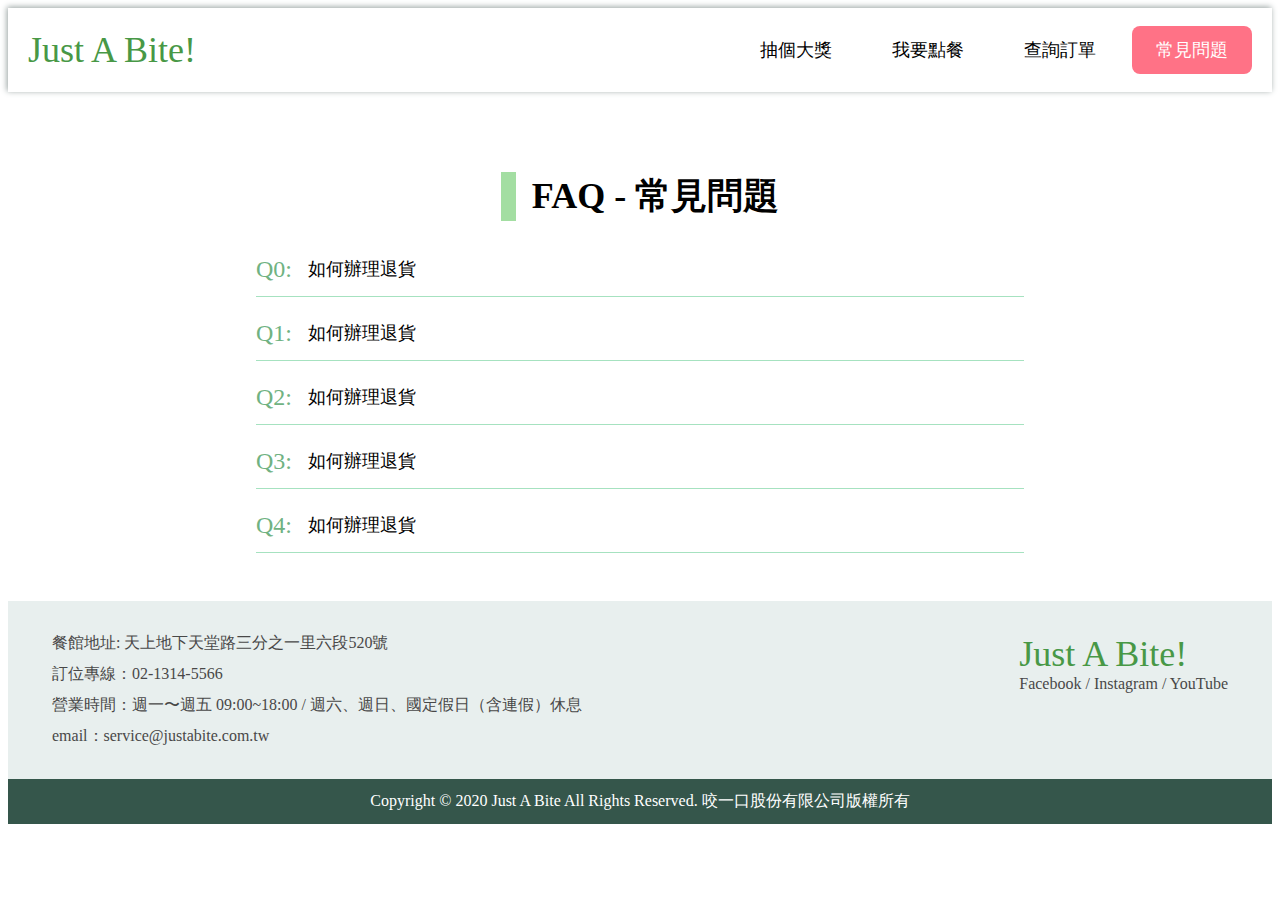
<file: examples/week7/hw2/index.html>
<!DOCTYPE html>

<html>
<head>
  <meta charset="utf-8">

  <title>餐廳官網</title>
  <meta name="viewport" content="width=device-width, initial-scale=1">
  <link rel="stylesheet" href="https://necolas.github.io/normalize.css/8.0.1/normalize.css" />

  <style>

    .navbar {
      box-shadow: -1.4px -1.4px 6px 0 #97a2a0;

    }
    .navbar .wrapper {
      display: flex;
      justify-content: space-between;
      align-items: center;
      height: 84px;
      background: white;
      padding: 0px 20px;
    }

    .navbar__site-name {
      color: #489846;
      font-size: 36px;
    }

    .navbar__list {
      list-style: none;
      margin: 0;
      padding: 0;
      display: flex;
      font-size: 18px;
    }

    .navbar__list li {
      margin-left: 12px;
      border-radius: 8px;
      transition: background 0.1s;
    }

    .navbar__list li.active, .navbar__list li:hover {
      background: #ff7286;
    }

    .navbar__list li.active a,
    .navbar__list li:hover a {
      color: white;
    }

    .navbar__list li a {
      display: block;
      text-decoration: none;
      color: black;
      padding: 12px 24px;
    }

    .wrapper {
      max-width: 1280px;
      margin: 0 auto;
      padding: 0px 12px;
    }

    .banner {
      position: relative;
      height: 450px;
      background: url(bg.jpg) center/cover no-repeat;
    }

    .banner:after {
      content: "";
      position: absolute;
      background: rgba(0, 0, 0, 0.4);
      top: 0;
      left: 0;
      right: 0;
      bottom: 0;
    }

    .banner h1 {
      display: inline-block;
      position: relative;
      margin: 0;
      color: white;
      z-index: 2;
      top: 50%;
      left: 50%;
      transform: translate(-50%, -50%);
      font-size: 60px;
      font-weight: bold;
    }

    h2 {
      margin: 0;
    }

    .section {
      text-align: center;
      margin-top: 80px;
    }

    .section__title {
      display: inline-block;
      font-size: 36px;
      border-left: solid 15px #a3dea2;
      padding-left: 16px;
      margin-bottom: 36px;
    }

    .section__desc {
      font-size: 16px;
      line-height: 2em;
      margin: 0px 0px 68px 0px;
    }

    .button {
      padding: 60px 80px;
      font-size: 36px;
      color: #3e613d;
      display: inline-block;
      border-radius: 10px;
      cursor: pointer;
      transition: transform 0.1s;
    }

    .button:hover {
      transform: scale(1.1);
    }

    .btn-order {
      background: #a8e8e1;
    }

    .btn-query {
      margin-left: 23px;
      background: #f9f9b5;
    }

    .section__images {
      display: flex;
    }

    .section__images div {
      width: 25%;
    }

    .section__images img {
      width: 100%;
    }

    footer {
      margin-top: 48px;
    }

    .footer__bottom {
      background: #35564b;
      padding: 12px;
      text-align: center;
      color: white;
      font-size: 16px;
    }

    .footer__top {
      background: #e8efee;
      padding: 32px;
      color: #484848;
    }

    .footer__top .wrapper {
      display: flex;
      justify-content: space-between;
    }

    .footer__info {
      margin-right: 16px;
    }

    .footer__info div + div {
      margin-top: 10px;
    }

    .footer__site {
      font-size: 36px;
      color: #489846;
    }

    .section__comments {
      display: flex;
      margin-top: 72px;
    }

    .comment {
      border-radius: 5px;
      box-shadow: -1.4px -1.4px 4px 0 #d8eaef;
      border: solid 1px #c7e5ec;
      height: 220px;
      padding: 16px;
      position: relative;
    }

    .comment + .comment {
      margin-left: 16px;
    }

    .comment__avatar {
      width: 105px;
      height: 105px;
      border-radius: 50%;
      overflow: hidden;
    }

    .comment__avatar img {
      width: 100%;
      height: 100%;
    }

    .comment__author {
      display: inline-block;
      position: absolute;
      top: 18px;
      left: 50%;
      transform: translate(-50%, -50%);
    }

    .comment__author p {
      margin-top: 5px;
      line-height: 18px;
    }

    .comment__content {
      position: relative;
      top: 40%;
      line-height: 1.5em;
    }

    .faq-block {
      margin: 0 auto;
      max-width: 768px;
    }

    .faq-item {
      display: flex;
      text-align: left;
      padding-bottom: 24px;
      border-bottom: solid 1px #a6e2c0;
      overflow: hidden;
      cursor: pointer;
    }

    .faq-item:not(:first-child) {
      margin-top: 24px;
    }

    .faq-item__number {
      color: #70b282;
      font-size: 24px;
      margin-right: 16px;
      line-height: 24px;
    }

    .faq-item__content h2 {
      font-size: 18px;
      margin: 0;
      font-weight: normal;
      line-height: 24px;
    }

    .faq-item__content p {
      font-size: 16px;
    }

    .faq-item--hide {
      height: 15px;
    }

    @media(max-width: 768px) {
      .navbar .wrapper {
        height: 120px;
        flex-direction: column;
        justify-content: space-between;
        padding: 0px;
      }

      .navbar__site-name {
        margin-top: 10px;
      }

      .navbar__list {
        display: flex;
        width: 100%;
      }

      .navbar__list li {
        flex: 1;
        margin-left: 0;
        border-radius: 0;
        text-align: center;
      }

      .btn-query {
        margin-left: 0;
        margin-top: 16px;
      }

      .section__images {
        flex-direction: column;

      }

      .section__images div {
        width: 100%;
      }

      .footer__top .wrapper {
        flex-direction: column-reverse;
      }

      .footer__info {
        margin-right: 0;
        margin-top: 16px;
      }

      .section__comments {
        flex-direction: column;
      }

      .comment + .comment {
        margin-left: 0;
        margin-top: 82px;
      }
    }

   
  </style>
</head>

<body>
  <nav class="navbar">
    <div class="wrapper">
      <div class="navbar__site-name">
        Just A Bite!
      </div>
      <ul class="navbar__list">
        <li><a href="#">抽個大獎</a></li>
        <li><a href="#">我要點餐</a></li>
        <li><a href="#">查詢訂單</a></li>
        <li class="active"><a href="#">常見問題</a></li>
      </ul>
    </div>
  </nav>
  
  <div class="wrapper">
    <section class="section">
      <h2 class="section__title">
        FAQ - 常見問題
      </h2>

      <div class="faq-block">
        <div class="faq-item faq-item--hide">
          <div class='faq-item__number'>
            Q0:
          </div>
          <div class="faq-item__content">
            <h2>如何辦理退貨</h2>
            <p>線上刷卡的使用方式也超簡單，只要您確認您當次的購物清單與金額都無誤，就可立即到匯款上傳系統，登入個人帳號密碼後，點選"線上刷卡方式"，確認收件住址後，再進行刷卡確認程序即可～</p>
          </div>
        </div>
        <div class="faq-item faq-item--hide">
          <div class='faq-item__number'>
            Q1:
          </div>
          <div class="faq-item__content">
            <h2>如何辦理退貨</h2>
            <p>線上刷卡的使用方式也超簡單，只要您確認您當次的購物清單與金額都無誤，就可立即到匯款上傳系統，登入個人帳號密碼後，點選"線上刷卡方式"，確認收件住址後，再進行刷卡確認程序即可～</p>
          </div>
        </div>
        <div class="faq-item faq-item--hide">
          <div class='faq-item__number'>
            Q2:
          </div>
          <div class="faq-item__content">
            <h2>如何辦理退貨</h2>
            <p>線上刷卡的使用方式也超簡單，只要您確認您當次的購物清單與金額都無誤，就可立即到匯款上傳系統，登入個人帳號密碼後，點選"線上刷卡方式"，確認收件住址後，再進行刷卡確認程序即可～</p>
          </div>
        </div>
        <div class="faq-item faq-item--hide">
          <div class='faq-item__number'>
            Q3:
          </div>
          <div class="faq-item__content">
            <h2>如何辦理退貨</h2>
            <p>線上刷卡的使用方式也超簡單，只要您確認您當次的購物清單與金額都無誤，就可立即到匯款上傳系統，登入個人帳號密碼後，點選"線上刷卡方式"，確認收件住址後，再進行刷卡確認程序即可～</p>
          </div>
        </div>
        <div class="faq-item faq-item--hide">
          <div class='faq-item__number'>
            Q4:
          </div>
          <div class="faq-item__content">
            <h2>如何辦理退貨</h2>
            <p>線上刷卡的使用方式也超簡單，只要您確認您當次的購物清單與金額都無誤，就可立即到匯款上傳系統，登入個人帳號密碼後，點選"線上刷卡方式"，確認收件住址後，再進行刷卡確認程序即可～</p>
          </div>
        </div>
      </div>


    </section>
  </div>

  <footer>
    <div class="footer__top">
      <div class="wrapper">
        <div class="footer__info">
          <div>餐館地址: 天上地下天堂路三分之一里六段520號</div>
          <div>訂位專線：02-1314-5566</div>
          <div>營業時間：週一〜週五 09:00~18:00 / 週六、週日、國定假日（含連假）休息</div>
          <div>email：service@justabite.com.tw</div>
        </div>
        <div>
          <div class="footer__site">Just A Bite!</div>
          <div>Facebook / Instagram / YouTube</div>
        </div>
      </div>
    </div>
    <div class="footer__bottom">
      Copyright © 2020 Just A Bite All Rights Reserved. 咬一口股份有限公司版權所有
    </div>
  </footer>
  <script>
      document
        .querySelector('.faq-block')
        .addEventListener('click', function(e) {
          const element = closest(e.target, 'faq-item')
          if (element) {
            element.classList.toggle('faq-item--hide')
          }
        })

      function closestRecursive(node, className) {
        if (!node || !node.classList) return null
        if(node.classList.contains(className)) {
          return node
        }
        return closestRecursive(node.parentNode, className)
      }

      function closest(node, className) {
        while(node && node.classList) {
          if (node.classList.contains(className)) {
            return node
          }
          node = node.parentNode
        }
      }      
  </script>
</body>
</html>
</file>
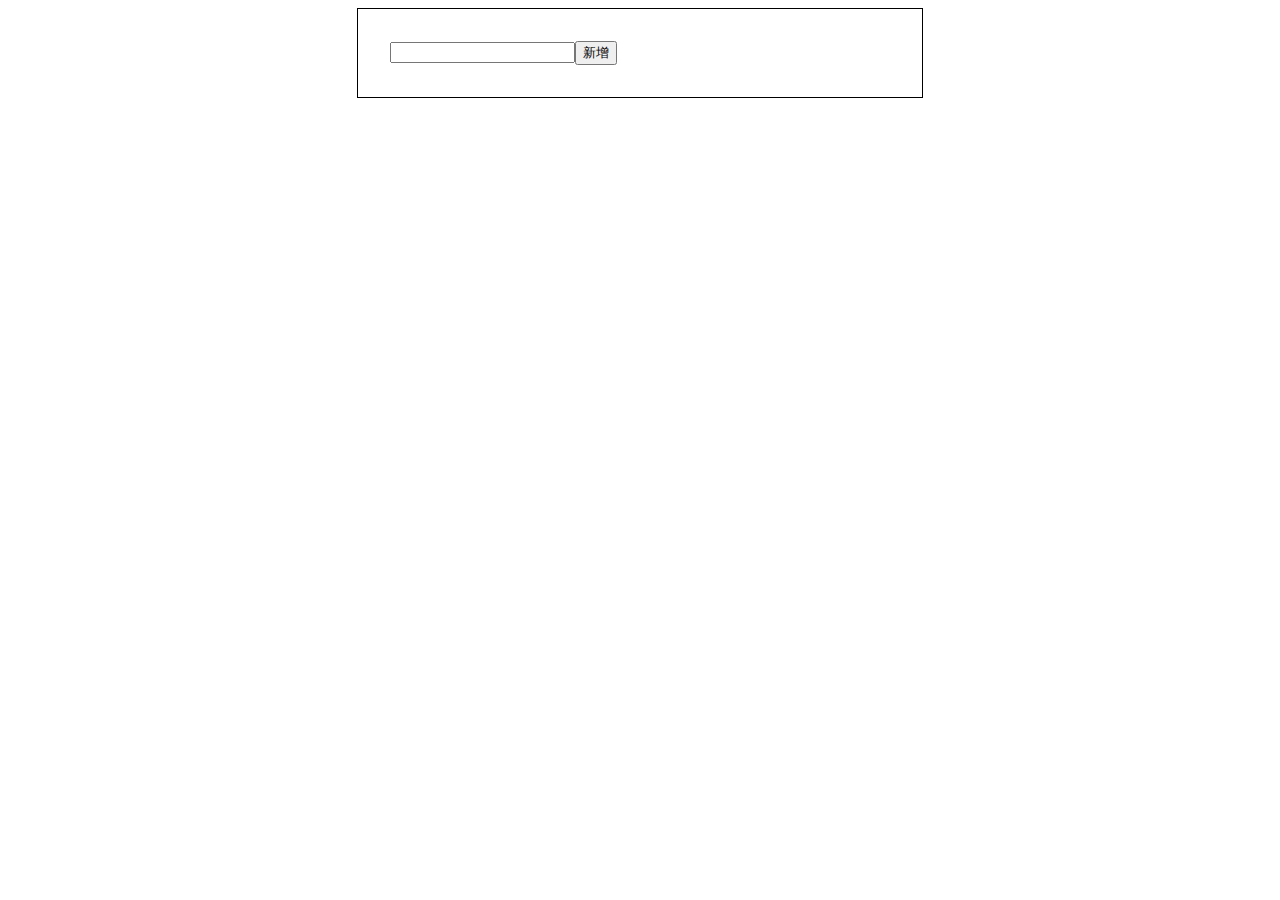
<file: examples/week7/hw3/index.html>
<!DOCTYPE html>

<html>
<head>
  <meta charset="utf-8">

  <title>Todo List</title>
  <meta name="viewport" content="width=device-width, initial-scale=1">
  <link rel="stylesheet" href="https://necolas.github.io/normalize.css/8.0.1/normalize.css" />

  <style>
      .wrapper {
        max-width: 500px;
        border: 1px solid black;
        margin: 0 auto;
        padding: 32px;
      }

      .todo {
        display: flex;
        align-items: center;
        margin-top: 12px;
        padding: 12px;
      }

      .todo:hover {
        background: rgba(0,0,0,0.2);
      }

      .todo__title {
        flex: 1;
      }

      .todo__check {
        width: 20px;
        height: 20px;
        margin-right: 8px;
      }

      .todo.done .todo__title {
        text-decoration: line-through;
      }
  </style>
</head>

<body>
  <div class="wrapper">
    <input class="input-todo" type="text" /><button class="btn-new">新增</button>
    <div class="todos">
    </div>
  </div>
  <script>
    document.querySelector('.btn-new').addEventListener('click', () => {
      const value = document.querySelector('.input-todo').value;
      if (!value) return
      const div = document.createElement('div')
      div.classList.add('todo')
      div.innerHTML = `
        <input class="todo__check" type="checkbox" />
        <div class="todo__title">${escapeHtml(value)}</div>
        <button class="btn-delete">刪除</button>
      `
      document.querySelector('.todos').appendChild(div)
      document.querySelector('.input-todo').value = ''
    })

    // event delegation / proxy
    document.querySelector('.todos').addEventListener('click', (event) => {
      const { target } = event
      // delete todo
      if (target.classList.contains('btn-delete')) {
        target.parentNode.remove()
        return
      }

      // check/uncheck todo
      if (target.classList.contains('todo__check')) {
        if (target.checked) {
          target.parentNode.classList.add('done')
        } else {
          target.parentNode.classList.remove('done')
        }
      }
    })

    function escapeHtml(unsafe) {
      return unsafe
           .replace(/&/g, "&amp;")
           .replace(/</g, "&lt;")
           .replace(/>/g, "&gt;")
           .replace(/"/g, "&quot;")
           .replace(/'/g, "&#039;");
    }

  </script>
</body>
</html>
</file>
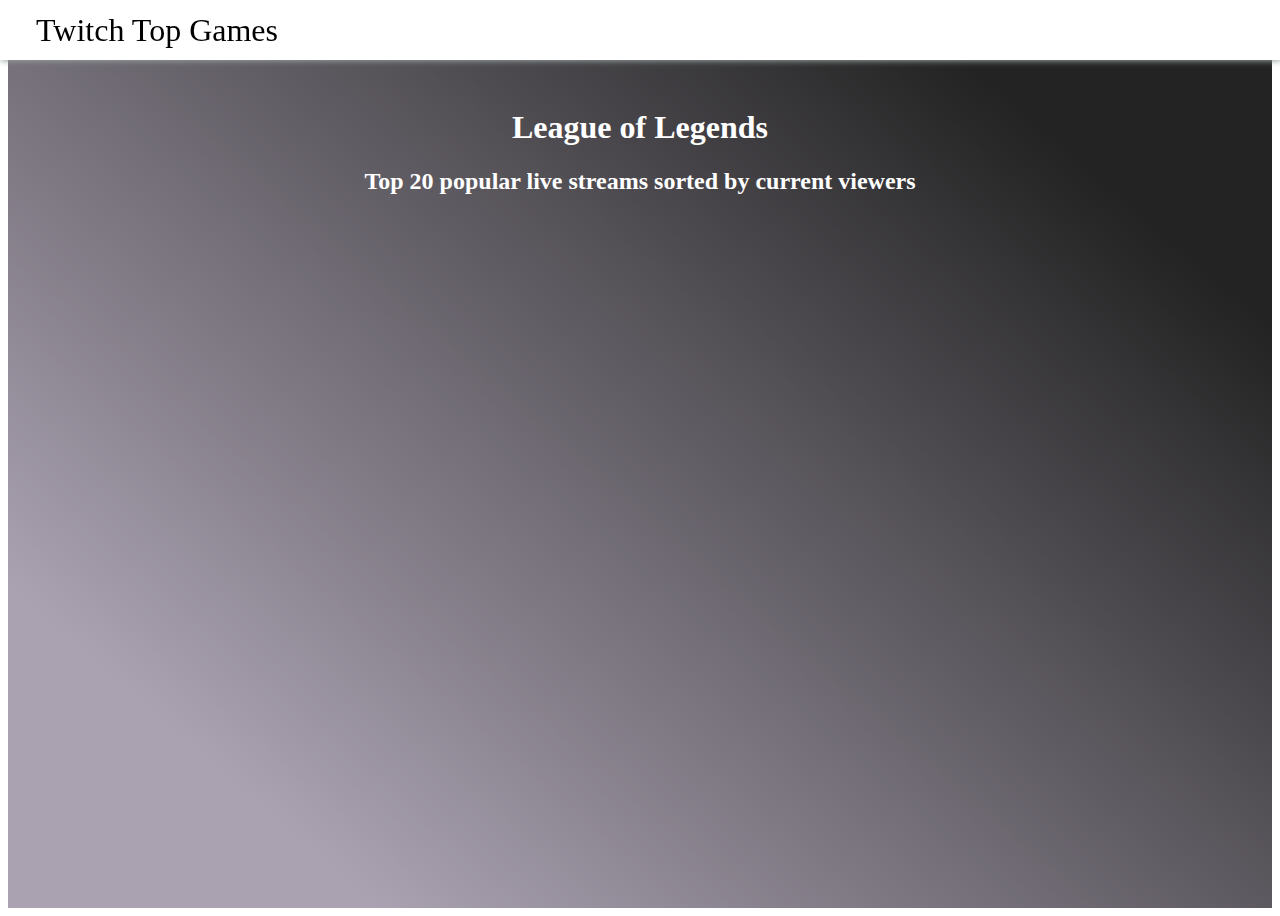
<file: examples/week8/hw2/index.html>
<!DOCTYPE html>

<html>
<head>
  <meta charset="utf-8">
  <meta name="viewport" content="width=device-width, initial-scale=1">
  <title>Twitch Live Games</title>
  <meta name="description" content="Week8 作業">
  <link rel="stylesheet" href="https://necolas.github.io/normalize.css/8.0.1/normalize.css">
  <style>
    * {
      box-sizing: border-box;
    }

    .navbar {
      position: fixed;
      height: 60px;
      background: white;
      box-shadow: 1.4px 1.4px 6px 0 #97a2a0;
      left: 0;
      right: 0;
      top: 0;
      display: flex;
      justify-content: space-between;
      padding: 0px 36px;
      align-items: center;
      z-index: 2;
    }

    .navbar__site {
      font-size: 32px;
    } 

    .navbar__nav {
      display: flex;
      list-style: none;
      margin: 0;
      padding: 0;
      flex: 1;
      justify-content: flex-end;
      align-items: stretch;
      height: 100%;
    }

    .navbar__nav li {
      cursor: pointer;
      padding: 10px;
      display: flex;
      align-items: center;
      margin-left: 16px;
      transition: all 0.2s;
    }

    .navbar__nav li:hover {
      background: rgba(0, 0, 0, 0.7);
      color: white;
    }

    .wrapper {
      max-width: 1440px;
      margin: 0px auto 0px auto;
      padding: 80px 0px;
      text-align: center;
      color: white;
      position: relative;
      min-height: 100vh;
    }

    .streams {
      display: inline-flex;
      flex-wrap: wrap;
      justify-content: center;
    }

    .stream {
      width: 360px;
      background: #333;
      color: white;
      text-align: left;
      cursor: pointer;
      transition: all 0.2s;
      opacity: 0.9;
      margin-left: 16px;
      margin-top: 16px;
    }

    .stream > img {
      width: 100%;
    }

    .stream__data {
      display: flex;
      align-items: center;
      padding: 6px;
    }

    .stream__avatar {
      width: 64px;
      height: 64px;
      border-radius: 50%;
      overflow: hidden;
      margin-right: 12px;
      min-width: 64px;
    }

    .stream__avatar > img {
      width: 100%;
      height: 100%;
    }

    .stream__intro {
      display: flex;
      flex-direction: column;
      justify-content: space-between;
      overflow: hidden;
    }

    .stream__title {
      font-size: 20px;
      white-space: nowrap;
      overflow: hidden;
      text-overflow: ellipsis;
      margin-bottom: 10px;
    }

    .stream:hover {
      transform: scale(1.07);
      filter: brightness(1.2);
      box-shadow: 5px 5px 20px 5px rgba(0, 0, 0, 0.5);
      opacity: 1;
    }

    .stream-empty {
      width: 360px;
      margin-left: 16px;
    }

    .bg {
      background: linear-gradient(221deg, rgba(0, 0, 0, 0.8)16%, rgba(201, 140, 253, 0.2)84%);
      position: relative;
    }

    .bg:before {
      content: '';
      position: absolute;
      top: 0;
      bottom: 0;
      left: 0;
      right: 0;
      background: rgba(0, 0, 0, 0.3);
    }
  </style>
</head>

<body>
  <header class="navbar">
    <div class="navbar__site">Twitch Top Games</div>
    <ul class="navbar__nav">
    </ul>
  </header>
  <div class="bg">
    <div class="wrapper">
      <h1>League of Legends</h1>
      <h2>Top 20 popular live streams sorted by current viewers</h2>
      <section class="streams">
      </section>
    </div>
  </div>
  <script>
    var url = 'https://api.twitch.tv/kraken'
    var template = `<div class="stream">
        <img src="$preview" />
        <div class="stream__data">
            <div class="stream__avatar">
                <img src="$logo">
            </div>
            <div class="stream__intro">
                <div class="stream__title">$title</div>
                <div class="stream__channel">
                    $channel
                </div>
            </div>
        </div>
      </div>`
    function getGames(cb) {
      var request = new XMLHttpRequest();
      request.open('GET', url + '/games/top?limit=5', true);
      request.setRequestHeader('Accept', 'application/vnd.twitchtv.v5+json')
      request.setRequestHeader('Client-ID', 's44s145uexjgeu9mqqa1s93oc1bnli')

      request.onload = function() {
        if (this.status >= 200 && this.status < 400) {
          cb(JSON.parse(this.response));
        }
      };
      request.send();
    }

    function getStreams(name, cb) {
      var request = new XMLHttpRequest();
      request.open('GET', url + '/streams?game=' + encodeURIComponent(name), true);
      request.setRequestHeader('Accept', 'application/vnd.twitchtv.v5+json')
      request.setRequestHeader('Client-ID', 's44s145uexjgeu9mqqa1s93oc1bnli')

      request.onload = function() {
        if (this.status >= 200 && this.status < 400) {
          cb(JSON.parse(this.response));
        }
      };
      request.send();
    }

    getGames((games) => {
      var topGames = games.top.map((game) => game.game.name)
      for(let game of topGames) {
        let element = document.createElement('li')
        element.innerHTML = game
        document.querySelector('.navbar__nav').appendChild(element)
      }
      getStreams(topGames[0], (data) => {
        appendStreams(data.streams)
        addPlaceholder()
        addPlaceholder()
        addPlaceholder()
      })
    })

    document.querySelector('.navbar__nav').addEventListener('click', e => {
      if (e.target.tagName.toLowerCase() === 'li') {
        var text = e.target.innerText;
        document.querySelector('h1').innerText = text
        document.querySelector('.streams').innerHTML = '';
        getStreams(text, (data) => {
          appendStreams(data.streams)
        })
      }
    })

    function addPlaceholder() {
      const placeholder = document.createElement('div')
      placeholder.classList.add('stream-empty')
      document.querySelector('.streams').appendChild(placeholder)
    }

    function appendStreams(streams) {
      streams.forEach((stream) => {
        let element = document.createElement('div')
        let content = template
          .replace('$preview', stream.preview.large)
          .replace('$logo', stream.channel.logo)
          .replace('$title', stream.channel.status)
          .replace('$channel', stream.channel.name)
        document.querySelector('.streams').appendChild(element)
        element.outerHTML = content
      });
    }
  </script>
</body>
</html>
</file>
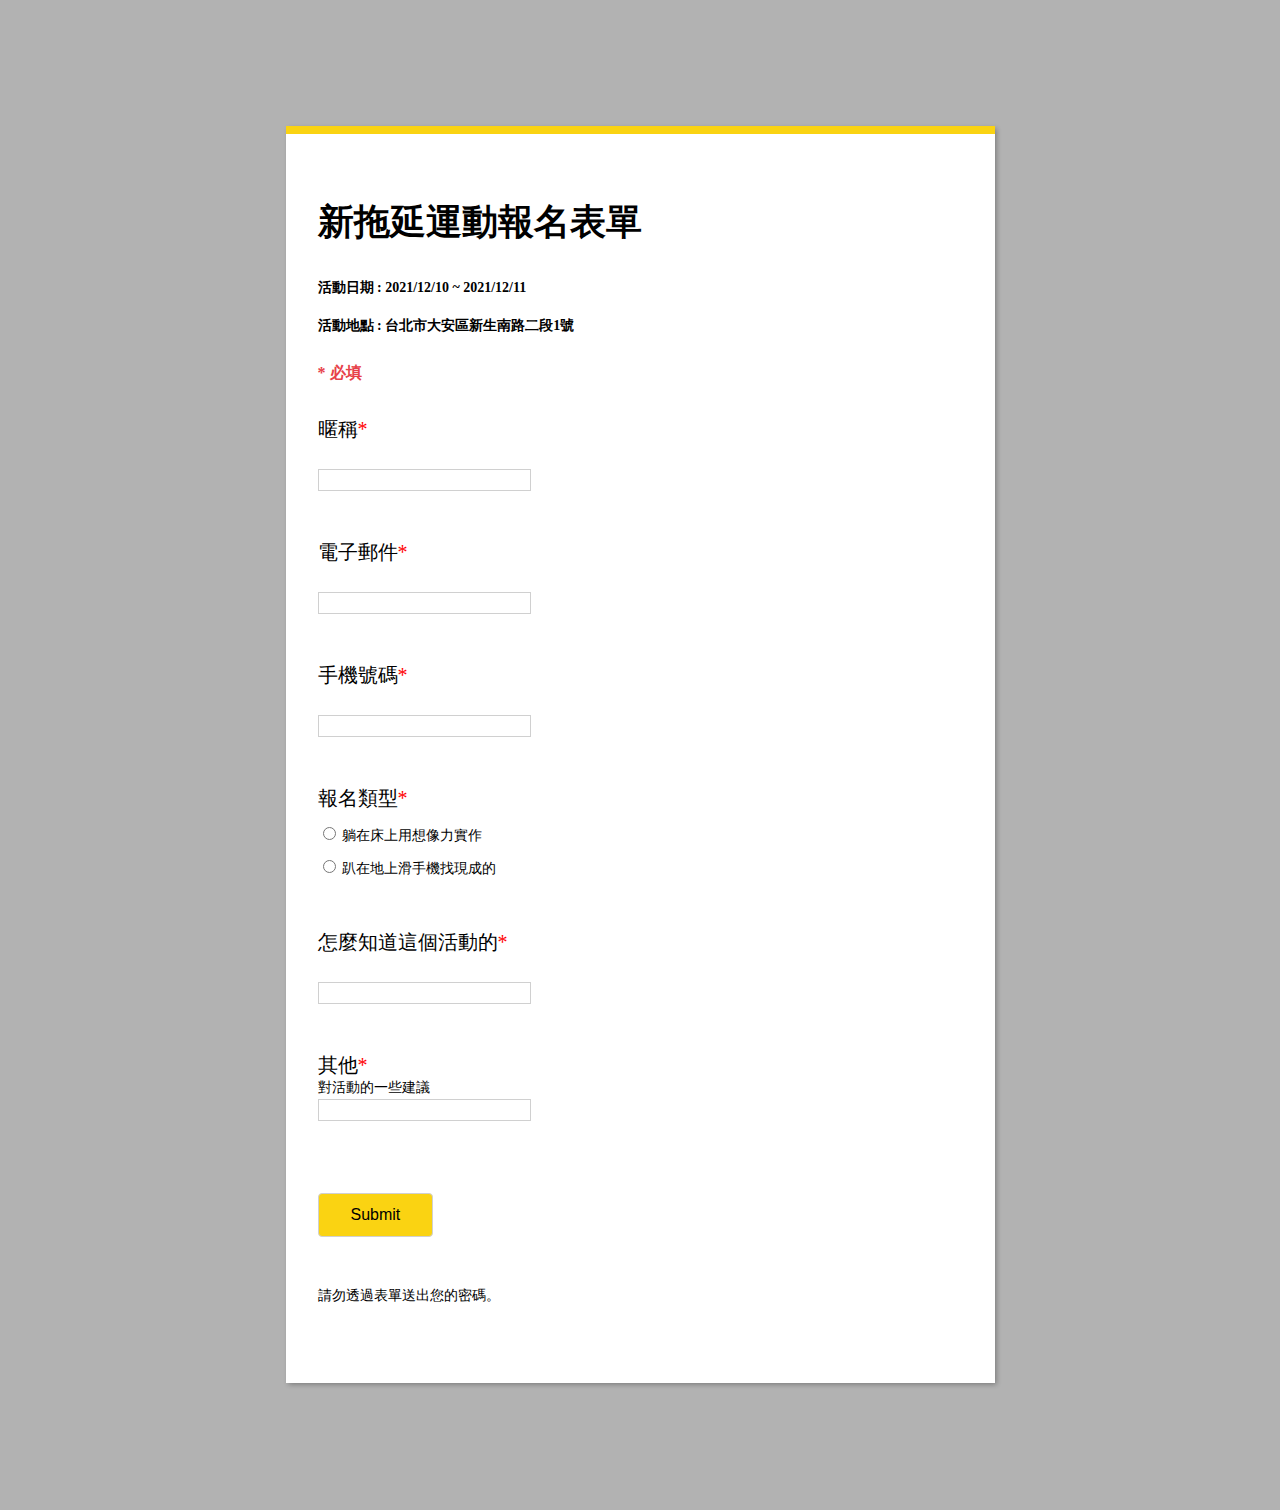
<file: homeworks/week6/hw2/index.html>
<!DOCTYPE html>

<html>
<head>
  <meta charset="utf-8">

  <title>餐廳官網</title>
  <meta name="viewport" content="width=device-width, initial-scale=1">
  <link rel="stylesheet" href="https://necolas.github.io/normalize.css/8.0.1/normalize.css" />
  <style>
  	body{
  		background: rgba(0, 0, 0, 0.3);
  	}
  
    .wrapper{
    	max-width: 645px;
        background: white;
        margin: 10% auto;
        box-shadow: 1.8px 2.4px 5px 0 rgba(0, 0, 0, 0.3);
        border-top: solid 8px #fad312;
        padding: 64px 32px;
    }
  	
    .title{
    	margin: 0;
    	font-size: 36px; 
    	font-weight: bold;
    	text-align: left;
    }
    .notes{
    	font-size: 14px;
    }
    .notes .date{
    	margin-top: 32px;
    }
    .notes .location{
    	margin-top: 20px; 
    }
    .notes .nes{
    	color: #e74149;
        font-size: 16px;
        margin-top: 28px;
        margin-bottom:32px;
    }

    .input-block{
    	font-size: 20px;
    	margin: 0px; 
    }

    .input-blockTitle{
    	font-size: 20px;
    }
    .input-blockAnswer{
    	margin-top: 24px;
    }
    .input-blockAnswer input{
    	border: solid 1px #d0d0d0;
    	font-size: 16px;
    	margin-bottom: 48px;
    }
    .input-blockAnswer2{
    	margin-top: 12px; 
    	font-size: 14px;
    }
     .apply-form__submit {
        background: #fad312;
        color: black;
        font-size: 15px;
        padding: 12px 32px;
        margin-top: 24px;
        border: none;
        border-radius: 4px;
      }
  </style>
  </head>	
  <body >
  	<div class="wrapper">
    	<div class="yellow">  </div>
  	       <div class="title">新拖延運動報名表單</div>
  	    <h1 class="notes">
  		   <div class="date">活動日期 : 2021/12/10 ~ 2021/12/11</div>
  		   <div class="location">活動地點 : 台北市大安區新生南路二段1號<div>
  		<div class="nes">* 必填</div>
     </h1>
    	<section class="input-block">
  		<div class="input-blockTitle">暱稱<span style="color: red;">*</span></div>
  		<div class="input-blockAnswer">
  			<input type="text" name="nickname">
  		</div>
  		<div class="input-blockTitle">電子郵件<span style="color: red;">*</span></div>
  		<div class="input-blockAnswer">
  			<input type="text" name="nickname">
  		</div>
  		<div class="input-blockTitle">手機號碼<span style="color: red;">*</span></div>
  		<div class="input-blockAnswer">
  			<input type="text" name="nickname">
  		</div>
  		<div class="input-blockTitle">報名類型<span style="color: red;">*</span></div>
  		<div class="input-blockAnswer2">
            <input name="type" value="1" type="radio"/> 躺在床上用想像力實作
          </div>

          <div class="input-blockAnswer2">
            <input name="type" value="2" type="radio" />
             趴在地上滑手機找現成的
          </div>
          <div class="input-blockTitle" style="margin-top: 51px;">怎麼知道這個活動的<span style="color: red;">*</span></div>
  		<div class="input-blockAnswer">
  			<input type="text" name="nickname">
  			<div class="input-blockTitle">其他<span style="color: red;">*</span></div>
  			<div style="font-size: 14px;">對活動的一些建議</div>
  	        <input type="text" name="nickname">
  	        <div>
  		 <input class="apply-form__submit" type="submit" />
      <p style=" font-size: 14px; margin-top: 2px;">
        請勿透過表單送出您的密碼。
      </p>
  		</div>	
  	</section>
  </div>

  </body> 
</html>
</file>
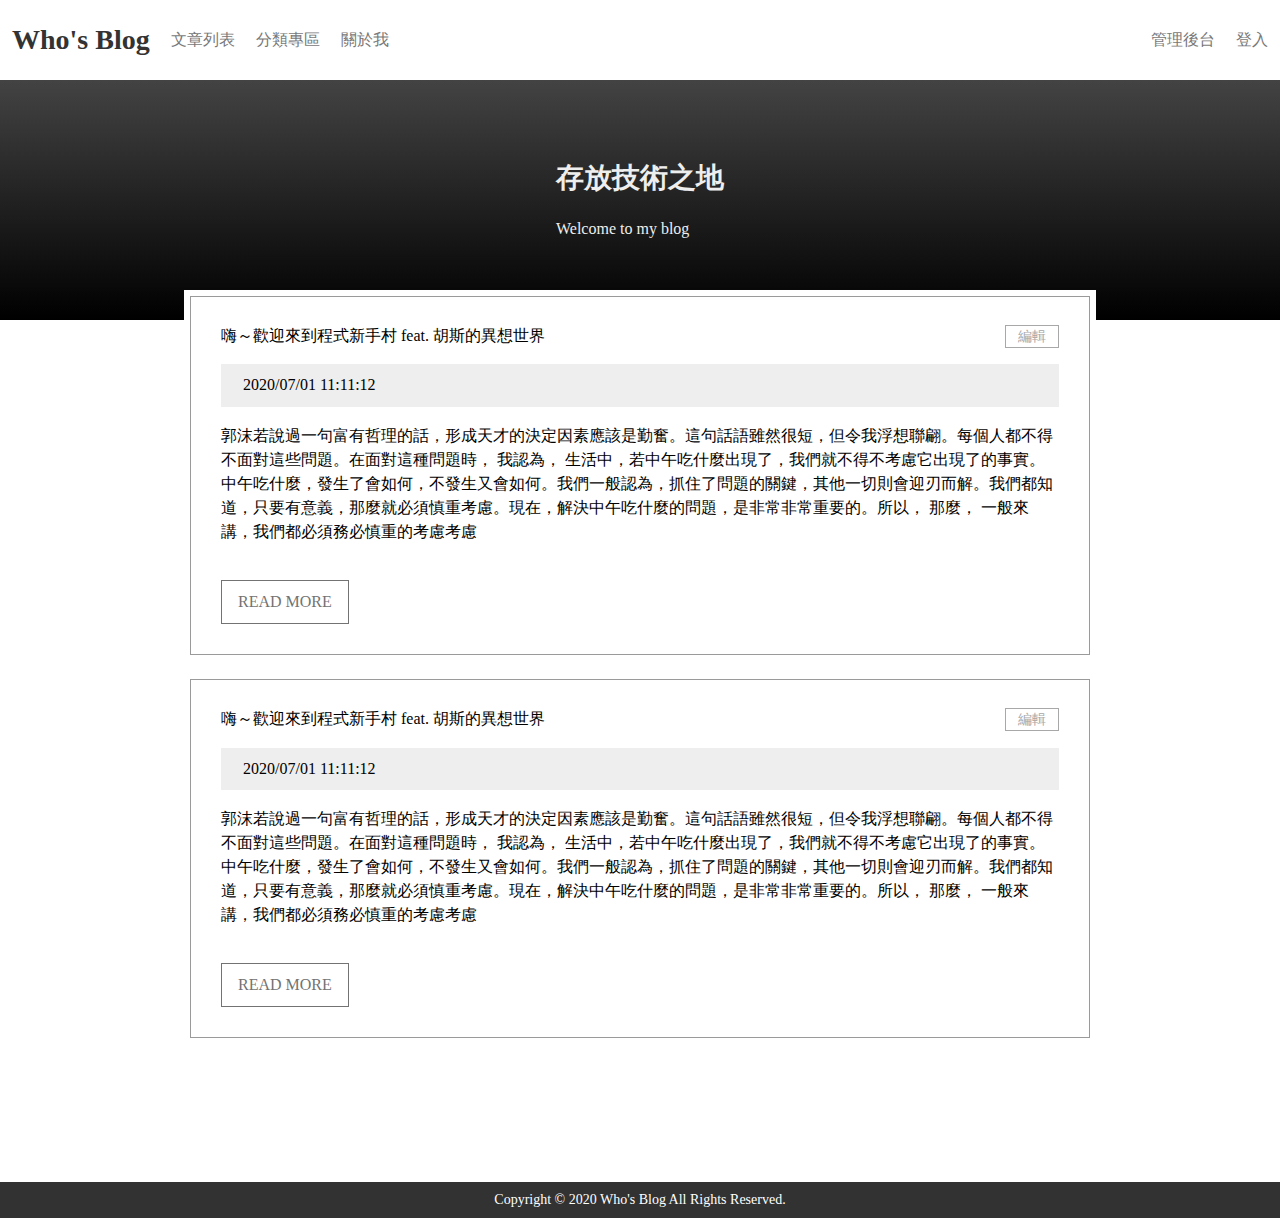
<file: examples/week11/hw2/static/index.html>
<!DOCTYPE html>

<html>
<head>
  <meta charset="utf-8">

  <title>部落格</title>
  <meta name="viewport" content="width=device-width, initial-scale=1">
  <link rel="stylesheet" href="normalize.css" />
  <link rel="stylesheet" href="style.css" />
</head>

<body>
  <nav class="navbar">
    <div class="wrapper navbar__wrapper">
      <div class="navbar__site-name">
        <a href='index.html'>Who's Blog</a>
      </div>
      <ul class="navbar__list">
        <div>
          <li><a href="#">文章列表</a></li>
          <li><a href="#">分類專區</a></li>
          <li><a href="#">關於我</a></li>
        </div>
        <div>
          <li><a href="admin.html">管理後台</a></li>
          <li><a href="login.html">登入</a></li>
        </div>
      </ul>
    </div>
  </nav>
  <section class="banner">
    <div class="banner__wrapper">
      <h1>存放技術之地</h1>
      <div>Welcome to my blog</div>
    </div>
  </section>
  <div class="container-wrapper">
    <div class="posts">
      <article class="post">
        <div class="post__header">
          <div>嗨～歡迎來到程式新手村 feat. 胡斯的異想世界</div>
          <div class="post__actions">
            <a class="post__action" href="edit.html">編輯</a>
          </div>
        </div>
        <div class="post__info">
          2020/07/01 11:11:12
        </div>
        <div class="post__content">郭沫若說過一句富有哲理的話，形成天才的決定因素應該是勤奮。這句話語雖然很短，但令我浮想聯翩。每個人都不得不面對這些問題。在面對這種問題時， 我認為， 生活中，若中午吃什麼出現了，我們就不得不考慮它出現了的事實。中午吃什麼，發生了會如何，不發生又會如何。我們一般認為，抓住了問題的關鍵，其他一切則會迎刃而解。我們都知道，只要有意義，那麼就必須慎重考慮。現在，解決中午吃什麼的問題，是非常非常重要的。所以， 那麼， 一般來講，我們都必須務必慎重的考慮考慮
        </div>
        <a class="btn-read-more" href="blog.html">READ MORE</a>
      </article>
      <article class="post">
        <div class="post__header">
          <div>嗨～歡迎來到程式新手村 feat. 胡斯的異想世界</div>
          <div class="post__actions">
            <a class="post__action" href="#">編輯</a>
          </div>
        </div>
        <div class="post__info">
          2020/07/01 11:11:12
        </div>
        <div class="post__content">郭沫若說過一句富有哲理的話，形成天才的決定因素應該是勤奮。這句話語雖然很短，但令我浮想聯翩。每個人都不得不面對這些問題。在面對這種問題時， 我認為， 生活中，若中午吃什麼出現了，我們就不得不考慮它出現了的事實。中午吃什麼，發生了會如何，不發生又會如何。我們一般認為，抓住了問題的關鍵，其他一切則會迎刃而解。我們都知道，只要有意義，那麼就必須慎重考慮。現在，解決中午吃什麼的問題，是非常非常重要的。所以， 那麼， 一般來講，我們都必須務必慎重的考慮考慮
        </div>
        <a class="btn-read-more">READ MORE</a>
      </article>
    </div>
  </div>
  <footer>Copyright © 2020 Who's Blog All Rights Reserved.</footer>
</body>
</html>
</file>
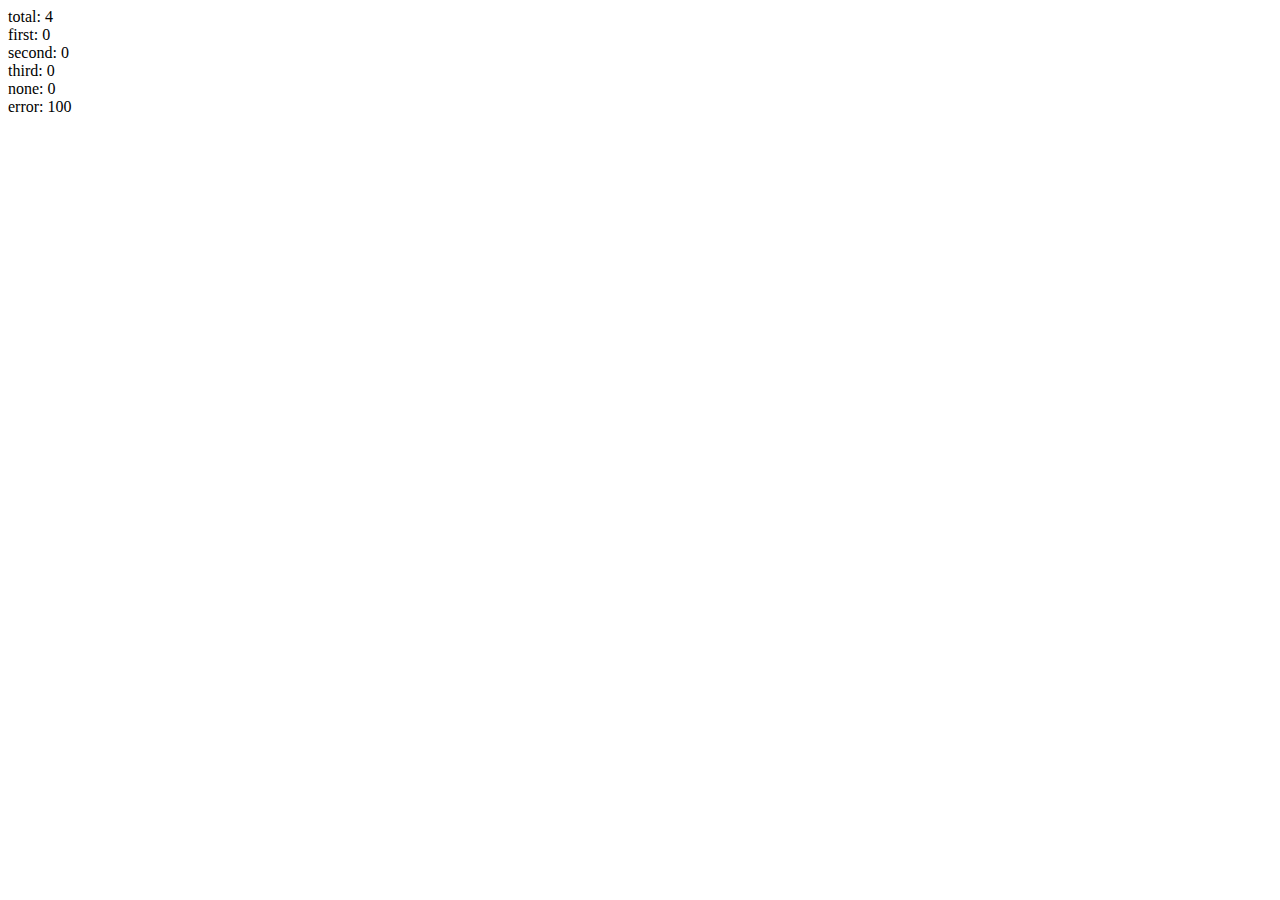
<file: examples/week8/week8-challenge.html>
<!DOCTYPE html>

<html>
<head>
  <meta charset="utf-8">

  <title>計算機率</title>
  <meta name="viewport" content="width=device-width, initial-scale=1">
  <link rel="stylesheet" href="https://necolas.github.io/normalize.css/8.0.1/normalize.css" />
</head>

<body>
  total: <span class="total">1</span><br>
  first: <span class="first">0</span><br>
  second: <span class="second">0</span><br>
  third: <span class="third">0</span><br>
  none: <span class="none">0</span><br>
  error: <span class="error">0</span><br>
  
  <script>
    const data = {
      total: 0,
      first: 0,
      second: 0,
      third: 0,
      none: 0,
      error: 0
    }

    const delay = 200
    const max = 200
    const errorMessage = 'error'

    const apiUrl = 'https://dvwhnbka7d.execute-api.us-east-1.amazonaws.com/default/lottery'

    // 抽獎
    function getPrize(cb) {
      let xhr = new XMLHttpRequest()
      xhr.open('GET', apiUrl, true)
      xhr.onload = function() {
        if (xhr.status >= 200 && xhr.status < 400) {
          let data
          try {
            data = JSON.parse(xhr.response)
          } catch(err) {
            cb(errorMessage)
            return
          }

          if (!data.prize) {
            cb(errorMessage)
            return
          }

          cb(null, data)
        } else {
          cb(errorMessage)
        }
        
      }
      xhr.onerror = function() {
        cb(errorMessage)
      }
      xhr.send()
    }

    function loop() {
      if (data.total >= max) return
      getPrize((err, response) => {
        data.total++
        if (err) {
          data.error++
        } else {
          data[response.prize.toLowerCase()]++
        }
        update()
        setTimeout(loop, delay)
      })
    }

    loop()

    function update() {
      const keys = ['first', 'second', 'third', 'none', 'error']
      const total = data.total
      document.querySelector('.total').innerText = total
      for(let key of keys) {
        document
          .querySelector('.' + key)
          .innerText = (Number(data[key])*100) / total
      }
    }
  </script>
</body>
</html>
</file>
<file: examples/week10/restaurant-demo/style.css>
* {
  box-sizing: border-box;
}

h2 {
  margin: 0;
}

.navbar {
  box-shadow: -1.4px -1.4px 6px 0 #97a2a0;
}
.navbar .wrapper {
  display: flex;
  justify-content: space-between;
  align-items: center;
  height: 84px;
  background: white;
  padding: 0px 20px;
}

.navbar__site-name a {
  color: #489846;
  font-size: 36px;
  text-decoration: none;
}

.navbar__list {
  list-style: none;
  margin: 0;
  padding: 0;
  display: flex;
  font-size: 18px;
}

.navbar__list li {
  margin-left: 12px;
  border-radius: 8px;
  transition: background 0.1s;
}

.navbar__list li.active, .navbar__list li:hover {
  background: #ff7286;
}

.navbar__list li.active a,
.navbar__list li:hover a {
  color: white;
}

.navbar__list li a {
  display: block;
  text-decoration: none;
  color: black;
  padding: 12px 24px;
}

.wrapper {
  max-width: 1280px;
  margin: 0 auto;
  padding: 0px 12px;
}

.main-wrapper {
  min-height: calc(100vh - 300px);
}

.banner {
  position: relative;
  height: 450px;
  background: url(images/bg.jpg) center/cover no-repeat;
}

.banner:after {
  content: "";
  position: absolute;
  background: rgba(0, 0, 0, 0.4);
  top: 0;
  left: 0;
  right: 0;
  bottom: 0;
}

.banner h1 {
  display: inline-block;
  position: relative;
  margin: 0;
  color: white;
  z-index: 2;
  top: 50%;
  left: 50%;
  transform: translate(-50%, -50%);
  font-size: 60px;
  font-weight: bold;
}

.section {
  text-align: center;
  margin-top: 80px;
  margin-bottom: 40px;
}

.section__title {
  display: inline-block;
  font-size: 36px;
  border-left: solid 15px #a3dea2;
  padding-left: 16px;
  margin-bottom: 36px;
}

.section__desc {
  font-size: 16px;
  line-height: 2em;
  margin: 0px 0px 68px 0px;
}

.button {
  padding: 60px 80px;
  font-size: 36px;
  color: #3e613d;
  display: inline-block;
  border-radius: 10px;
  cursor: pointer;
  transition: transform 0.1s;
}

.button:hover {
  transform: scale(1.1);
}

.btn-order {
  background: #a8e8e1;
}

.btn-query {
  margin-left: 23px;
  background: #f9f9b5;
}

.section__images {
  display: flex;
}

.section__images div {
  width: 25%;
}

.section__images img {
  width: 100%;
}

.footer__bottom {
  background: #35564b;
  padding: 12px;
  text-align: center;
  color: white;
  font-size: 16px;
}

.footer__top {
  background: #e8efee;
  padding: 32px;
  color: #484848;
}

.footer__top .wrapper {
  display: flex;
  justify-content: space-between;
}

.footer__info {
  margin-right: 16px;
}

.footer__info div + div {
  margin-top: 10px;
}

.footer__site {
  font-size: 36px;
  color: #489846;
}

.section__comments {
  display: flex;
  margin-top: 72px;
}

.comment {
  border-radius: 5px;
  box-shadow: -1.4px -1.4px 4px 0 #d8eaef;
  border: solid 1px #c7e5ec;
  height: 220px;
  padding: 16px;
  position: relative;
}

.comment + .comment {
  margin-left: 16px;
}

.comment__avatar {
  width: 105px;
  height: 105px;
  border-radius: 50%;
  overflow: hidden;
}

.comment__avatar img {
  width: 100%;
  height: 100%;
}

.comment__author {
  display: inline-block;
  position: absolute;
  top: 18px;
  left: 50%;
  transform: translate(-50%, -50%);
}

.comment__author p {
  margin-top: 5px;
  line-height: 18px;
}

.comment__content {
  position: relative;
  top: 40%;
  line-height: 1.5em;
}

.faq-block {
  margin: 0 auto;
  max-width: 768px;
}

.faq-item {
  display: flex;
  text-align: left;
  padding-bottom: 24px;
  border-bottom: solid 1px #a6e2c0;
  overflow: hidden;
  cursor: pointer;
}

.faq-item:not(:first-child) {
  margin-top: 24px;
}

.faq-item__number {
  color: #70b282;
  font-size: 24px;
  margin-right: 16px;
  line-height: 24px;
}

.faq-item__content h2 {
  font-size: 18px;
  margin: 0;
  font-weight: normal;
  line-height: 24px;
}

.faq-item__content p {
  font-size: 16px;
}

.faq-item--hide {
  height: 15px;
}

.hide {
  display: none;
}

.section-lottery {
  position: relative;
  height: 600px;
  background: url(images/bg.jpg) center/cover no-repeat;
}

.section-lottery.first-prize {
  background-image: url(images/first.jpg);
}

.section-lottery.second-prize {
  background-image: url(images/tv.jpg);
}

.section-lottery.third-prize {
  background-image: url(images/yt.jpg);
}

.section-lottery.none-prize {
  background: black;
  color: white;
}

.section-lottery:after {
  content: "";
  position: absolute;
  background: rgba(0, 0, 0, 0.4);
  top: 0;
  left: 0;
  right: 0;
  bottom: 0;
}

.lottery-result {
  position: relative;
  color: white;
  max-width: 800px;
  z-index: 2;
  top: 50%;
  left: 50%;
  transform: translate(-50%, -50%);
  text-align: center;
}

.lottery-result__title {
  margin-bottom: 48px;
  font-size: 36px;
}

.lottery-result__btn {
  color: white;
  max-width: 330px;
  text-align: center;
  background: #e62a45;
  padding: 16px 0px;
  border-radius: 8px;
  cursor: pointer;
  margin: 0 auto;
}

.lottery-info {
  max-width: 500px;
  background: white;
  position: relative;
  margin: 0;
  color: white;
  z-index: 2;
  top: 50%;
  left: 50%;
  transform: translate(-50%, -50%);
}

.lottery-info {
  text-align: center;
  padding: 40px 40px 24px 20px;
  border-radius: 16px;
  color: #322929;
}

.lottery-info__title {
  font-size: 24px;
  font-weight: bold;
  color: #5ec1b6;
  margin-bottom: 24px;
}

.lottery-info__detail {
  display: flex;
  align-items: flex-start;
  border-bottom: 1px solid rgba(0,0,0,0.2);
  padding-bottom: 12px;
  margin-bottom: 24px;
  font-size: 16px;
}

.lottery-info__detail-title {
  font-weight: bold;
  font-size: 18px;
  width: 90px;
}

.lottery-info__detail-content {
  margin-left: 12px;
  flex: 1;
  text-align: left;
  line-height: 1.5em;
}

.lottery-info__btn {
  color: white;
  width: 80%;
  text-align: center;
  background: #e62a45;
  padding: 16px 0px;
  border-radius: 8px;
  cursor: pointer;
  margin: 0 auto;
}

@media(max-width: 768px) {
  .navbar .wrapper {
    height: 120px;
    flex-direction: column;
    justify-content: space-between;
    padding: 0px;
  }

  .navbar__site-name {
    margin-top: 10px;
  }

  .navbar__list {
    display: flex;
    width: 100%;
  }

  .navbar__list li {
    flex: 1;
    margin-left: 0;
    border-radius: 0;
    text-align: center;
  }

  .btn-query {
    margin-left: 0;
    margin-top: 16px;
  }

  .section__images {
    flex-direction: column;

  }

  .section__images div {
    width: 100%;
  }

  .footer__top .wrapper {
    flex-direction: column-reverse;
  }

  .footer__info {
    margin-right: 0;
    margin-top: 16px;
  }

  .section__comments {
    flex-direction: column;
  }

  .comment + .comment {
    margin-left: 0;
    margin-top: 82px;
  }

  .lottery-info {
    transform: none;
    top: 0;
    left: 0;
    border-radius: 0;
  }
}
</file>
<file: examples/week11/hw2/static/style.css>
* {
  box-sizing: border-box;
}

.navbar {
  height: 80px;
}

.navbar__site-name {
  font-size: 28px;
  font-weight: bold;
}

.navbar__site-name a {
  text-decoration: none;
  color: #333333;
}

.navbar__list {
  display: flex;
  flex: 1;
  margin: 0;
  padding: 0;
  list-style: none;
  justify-content: space-between;
}

.navbar__list > div {
  display: flex;
}

.navbar__list li {
  margin-left: 21px;
}

.navbar__list a {
  text-decoration: none;
  color: #787878;
  font-size: 16px;
}

.navbar__wrapper {
  display: flex;
  align-items: center;
  height: 100%;
}

.wrapper {
  max-width: 1280px;
  margin: 0 auto;
  padding: 0px 12px;
}

.banner {
  background-image: linear-gradient(to top, #000000, #434343);
  height: 240px;
  color: #eeeeee;
  display: flex;
  align-items: center;
  justify-content: center;
  flex-direction: column;
}

.banner__wrapper > div {
  margin-top: 26px;
}


.banner h1 {
  font-size: 28px;
  margin: 0;
}

.container-wrapper {
  display: flex;
  justify-content: center;
  padding-bottom: 138px;
  min-height: calc(100vh - 350px);
}

.posts, .container {
  background: white;
  padding: 6px;
  display: inline-flex;
  margin: 0 auto;
  margin-top: -30px;
  flex-direction: column;
}

.post {
  width: 900px;
  padding: 30px;
  border: solid 1px #9a9a9a;
}

.post + .post {
  margin-top: 24px;
}

.post__header {
  font-size: 16px;
  display: flex;
  align-items: center;
  justify-content: space-between;
}

.post__action {
  padding: 3px 12px;
  border: solid 1px #a8a8a8;
  color: #a8a8a8;
  text-decoration: none;
  font-size: 14px;
}

.post__info {
  margin-top: 19px;
  padding: 12px 22px;
  background: #eee;
}

.post__content {
  margin-top: 17px;
  white-space: pre-line;
  line-height: 1.5em;
}

.btn-read-more {
  display: inline-block;
  padding: 12px 16px;
  border: solid 1px #737373;
  color: #737373;
  margin-top: 36px;
  text-decoration: none;
}

.login-wrapper {
  margin: 0 auto;
  border: solid 1px #000000;
  width: 527px;
  display: flex;
  flex-direction: column;
  align-items: center;
  padding: 62px 72px;
  margin-top: -30px;
  background: white;
}

.login-wrapper form {
  width: 100%;
}

.login-wrapper input {
  width: 100%;
}

.input__field {
  margin-top: 16px;
  height: 40px;
}

.login-wrapper input[type=submit] {
  height: 56px;
  background-image: linear-gradient(to top, #000000, #434343);
  color: white;
  margin-top: 73px;
}

.login-wrapper h2 {
  font-size: 32px;
  font-weight: normal;
}

.input__wrapper + .input__wrapper {
  margin-top: 23px;
}

.input__label {
  font-size: 14px;
  margin-left: 21px;
}

.edit-post {
  width: 900px;
  padding: 30px;
  border: solid 1px #9a9a9a;
}

.edit-post__title {
  font-size: 20px;
}

.edit-post__input-wrapper {
  width: 100%;
  margin-top: 28px;
}

.edit-post__input-wrapper input, .edit-post__input-wrapper textarea {
  width: 100%;
  padding: 6px;
}

.edit-post__btn-wrapper {
  text-align: right;
}

.edit-post__btn {
  display: inline-block;
  padding: 10px 39px;
  border: solid 1px #737373;
  color: #737373;
  cursor: pointer;
  margin-top: 25px;
}

.admin-post {
  padding: 24px 0px;
  display: flex;
  justify-content: space-between;
  align-items: center;
  border-bottom: 1px solid #9a9a9a;
  font-size: 14px;
  width: 920px;
}

.admin-post__title {
  font-size: 16px;
  margin-left: 16px;
}

.admin-post__info {
  display: flex;
  align-items: center;
  margin-left: 12px;
}

.admin-post__created-at {
  color: #8f8f8f;
}

.admin-post__btn {
  padding: 4px 8px;
  border: 1px solid #a8a8a8;
  color: #a8a8a8;
  cursor: pointer;
  margin-left: 8px;
  text-decoration: none;
}

.admin-post__btn:last-child {
  margin-right: 16px;
}

footer {
  padding: 10px 0px;
  background-color: #323232;
  font-size: 14px;
  color: white;
  text-align: center;
}
</file>
